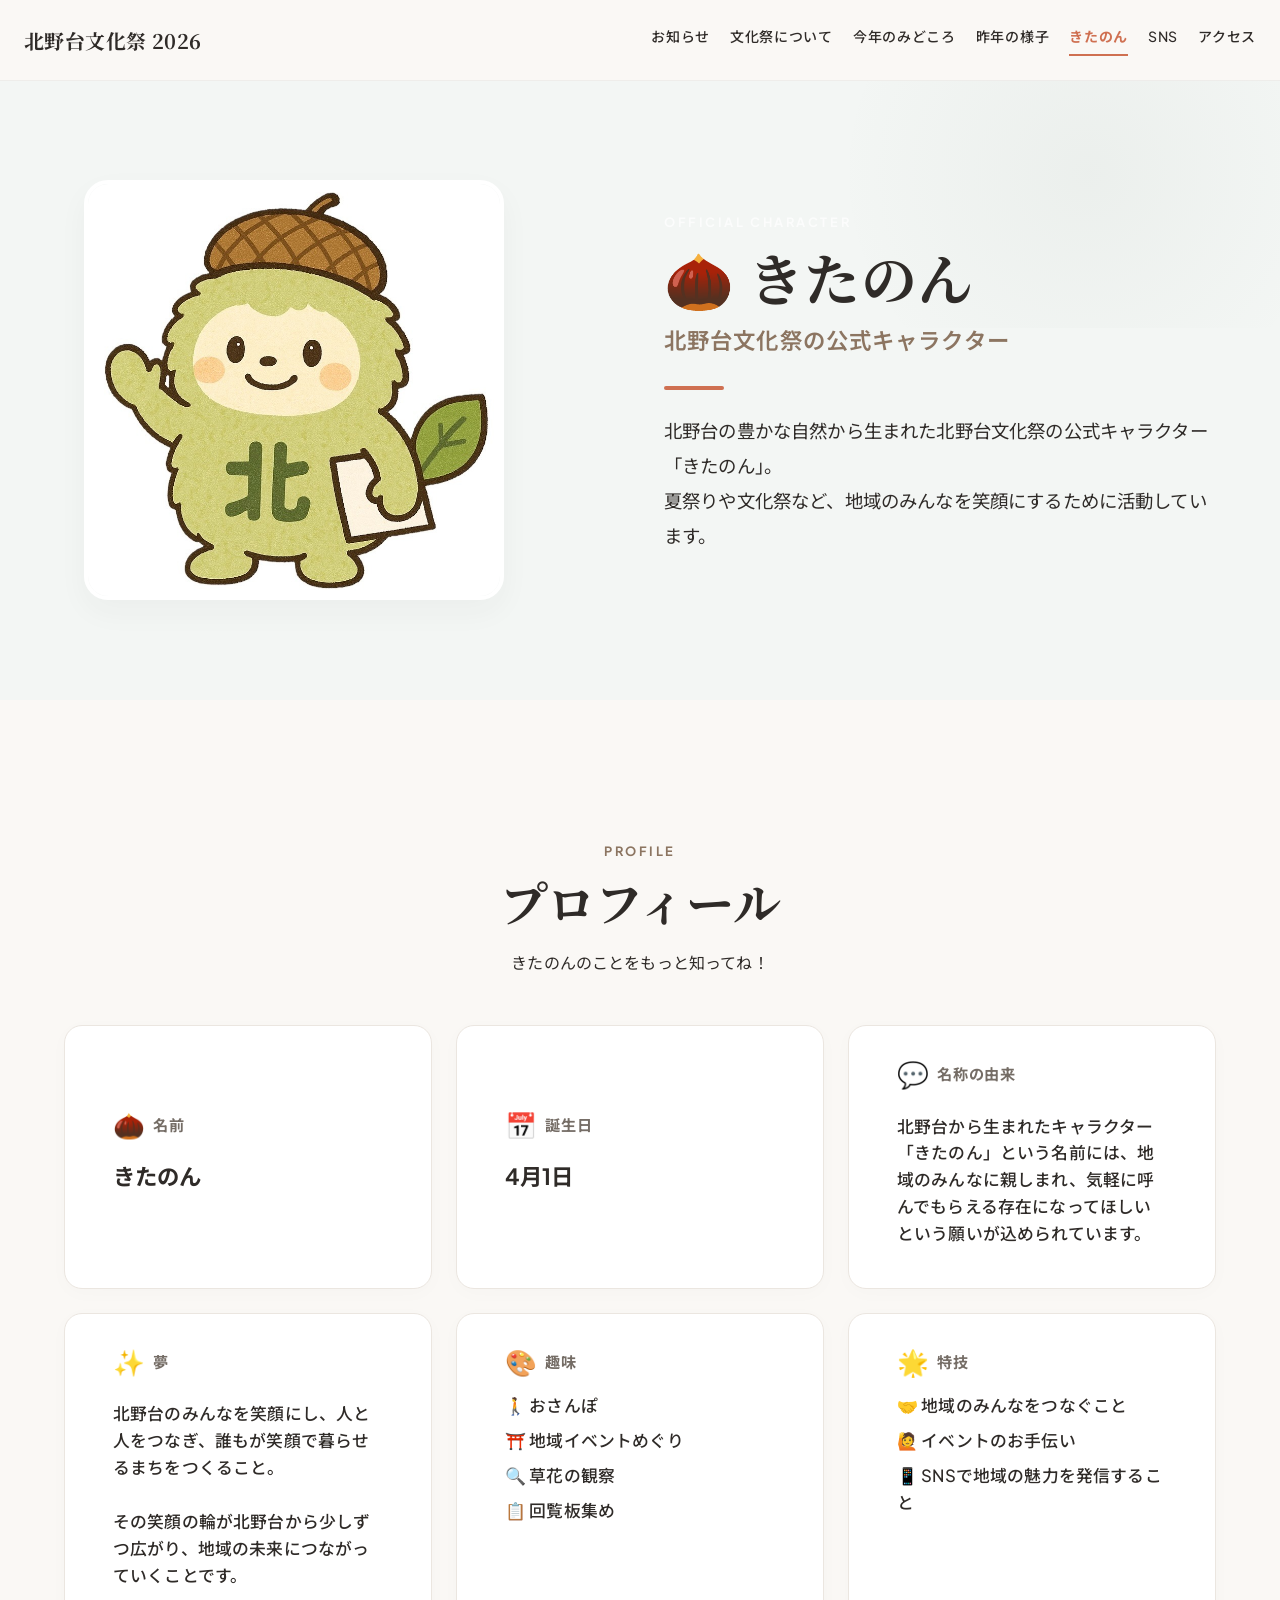
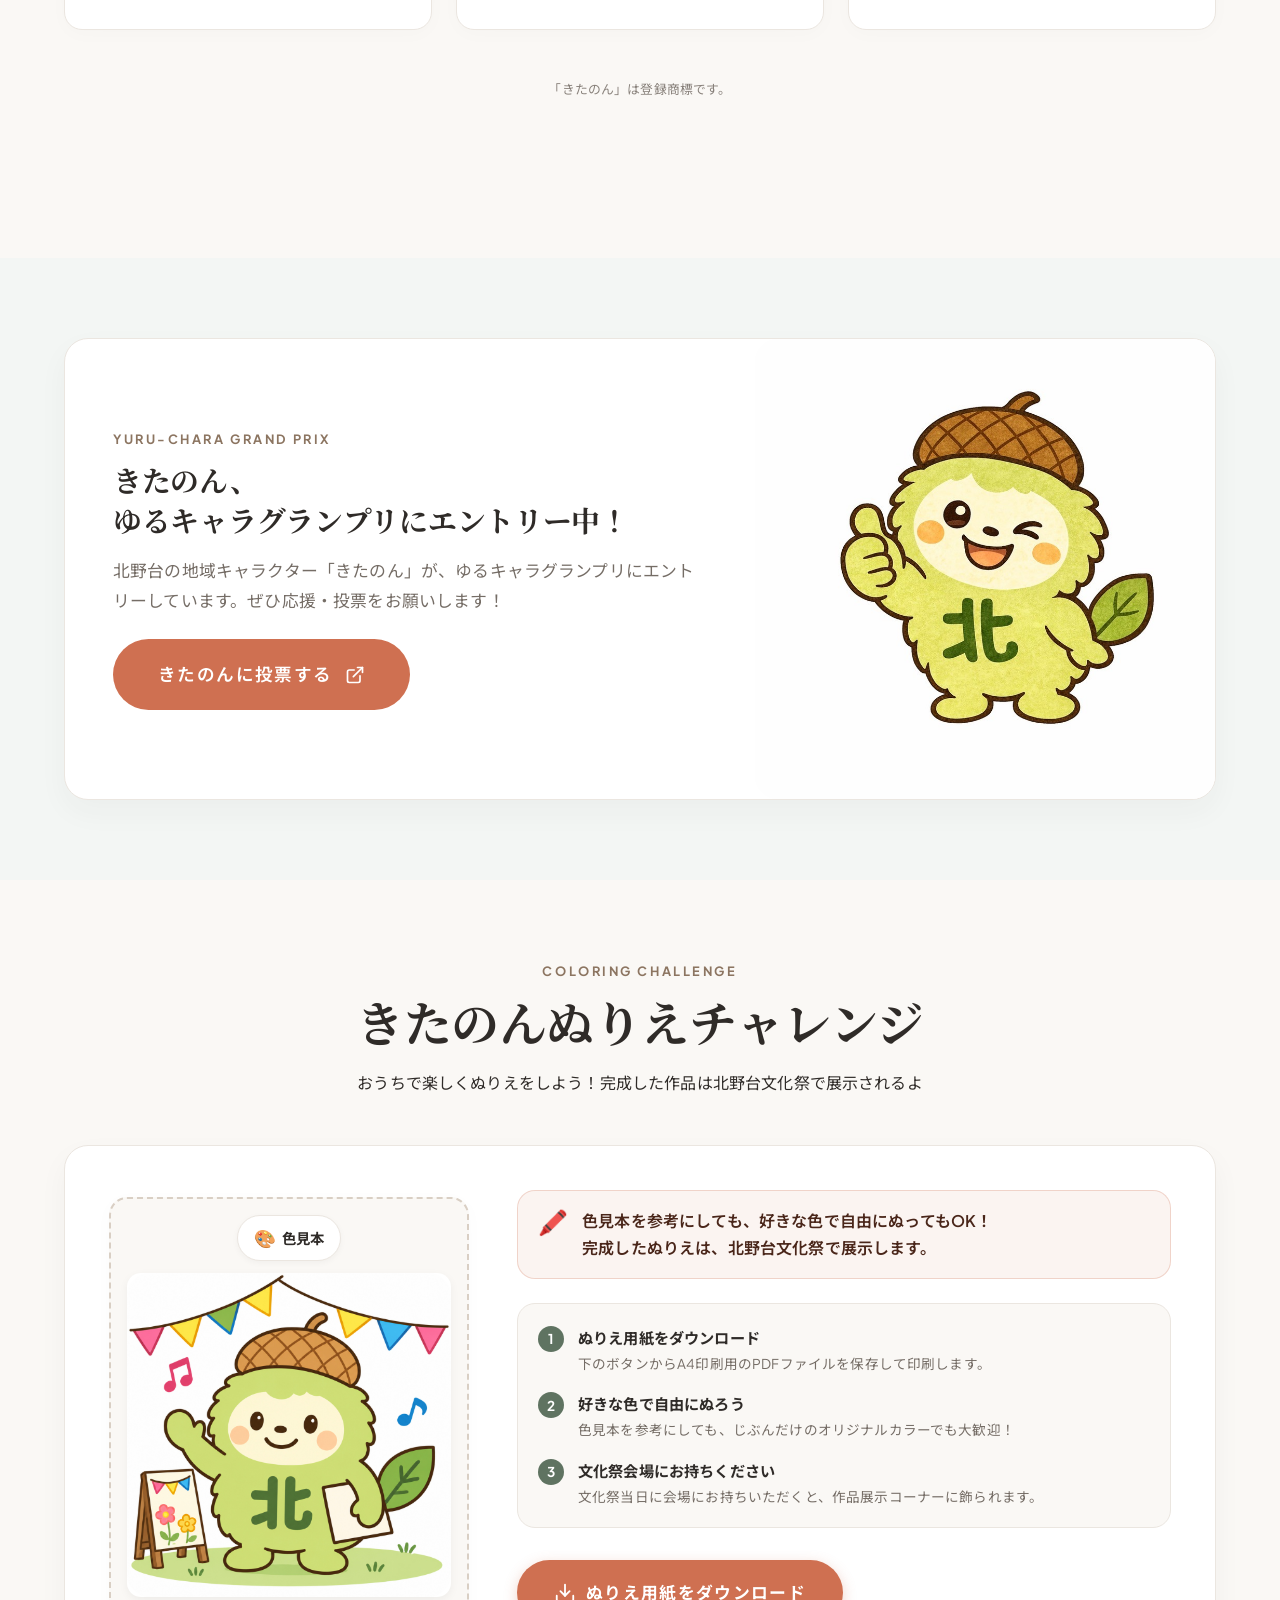
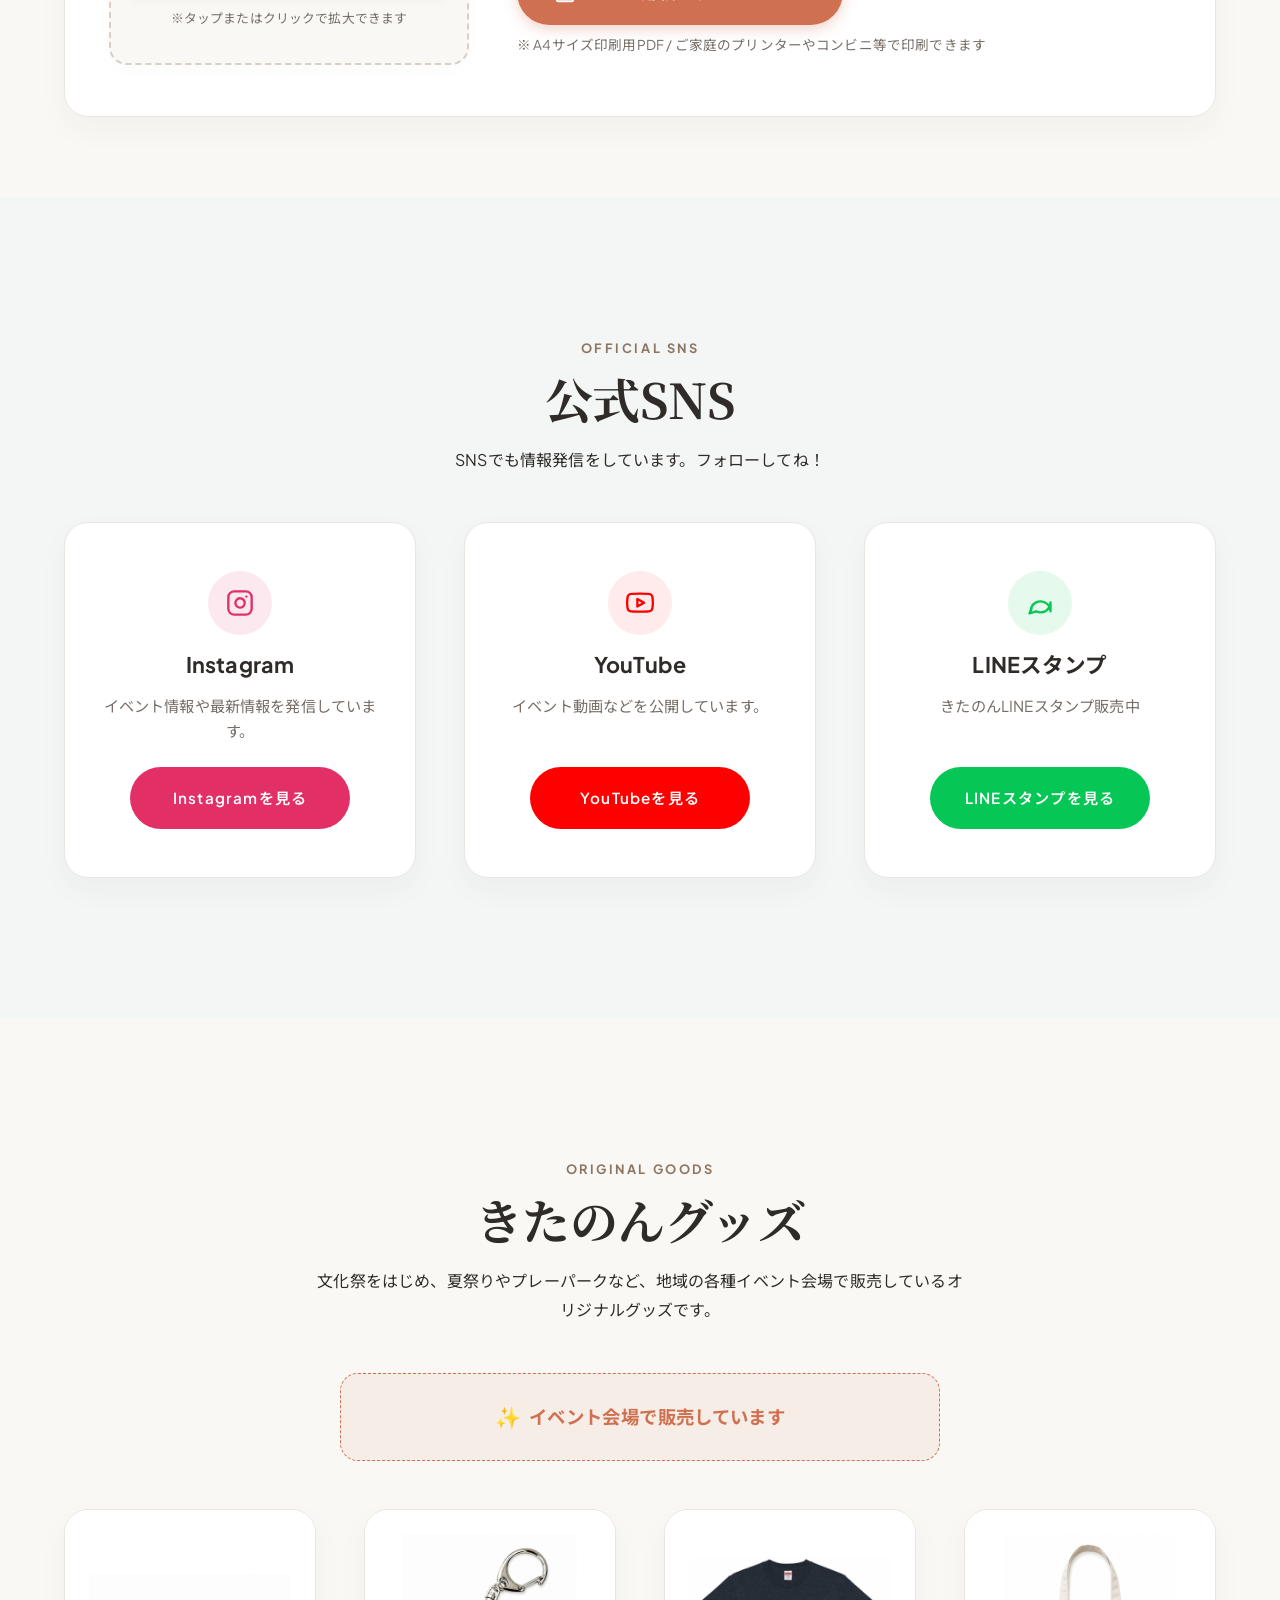
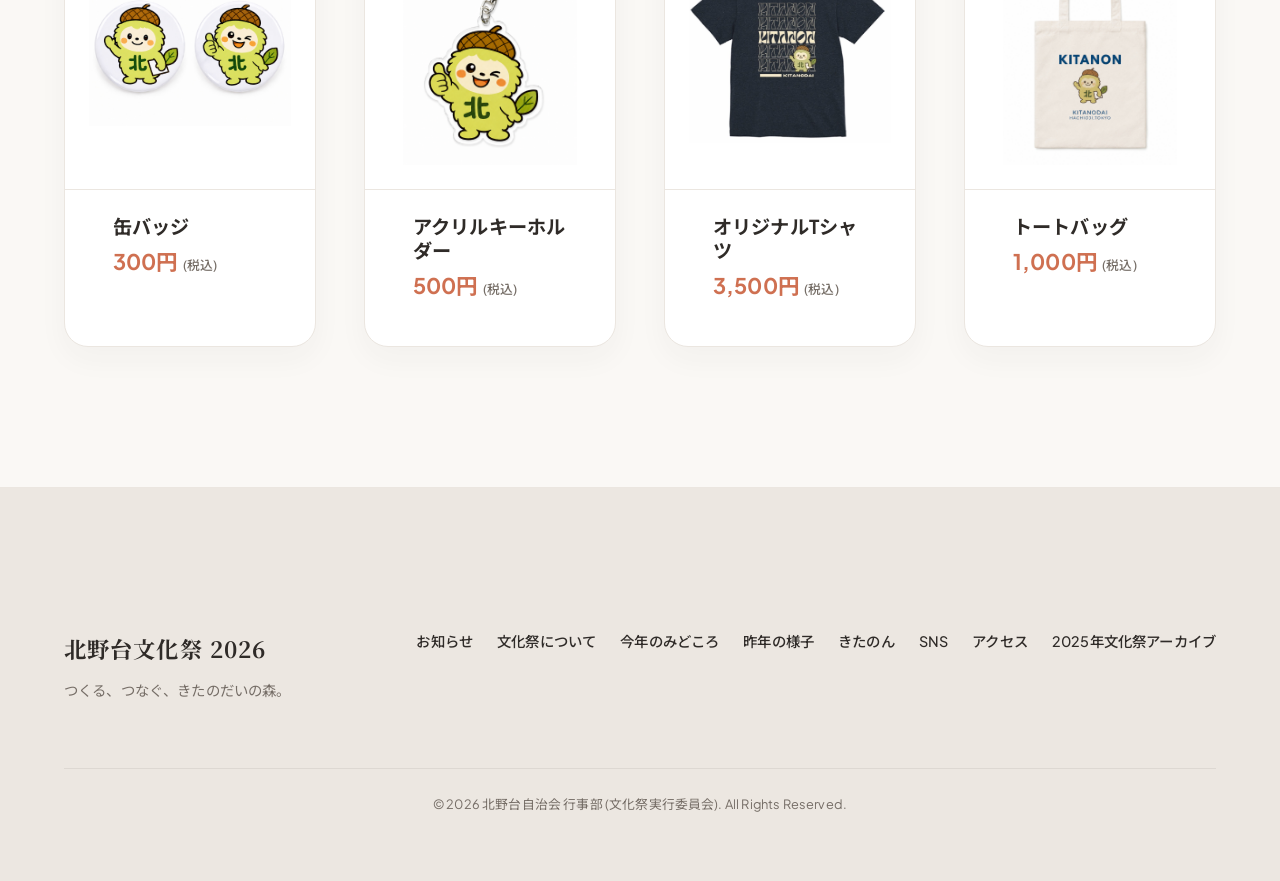
<file: kitanon/index.html>
<!DOCTYPE html>
<html lang="ja">
<head>
  <!-- Google tag (gtag.js) -->
  <script async src="https://www.googletagmanager.com/gtag/js?id=G-VJMRDQKWDQ"></script>
  <script>
    window.dataLayer = window.dataLayer || [];
    function gtag(){dataLayer.push(arguments);}
    gtag('js', new Date());

    gtag('config', 'G-VJMRDQKWDQ');
  </script>

  <meta charset="UTF-8">
  <meta name="viewport" content="width=device-width, initial-scale=1.0">
  <meta name="description" content="東京都八王子市北野台で開催される「北野台文化祭2026」の公式キャラクター「きたのん」の公式紹介ページです。プロフィール、公式SNS情報（Instagram, YouTube, LINEスタンプ）、オリジナルグッズ情報をご紹介します。">
  <meta name="keywords" content="きたのん,北野台文化祭,北野台自治会,地域キャラクター,八王子イベント">
  <title>きたのん公式ページ｜北野台文化祭2026</title>
  <link rel="canonical" href="https://frxd89x89g-dot.github.io/kitanodai-bunkasai-2026/kitanon/">

  <!-- OGP / Facebook -->
  <meta property="og:type" content="website">
  <meta property="og:url" content="https://frxd89x89g-dot.github.io/kitanodai-bunkasai-2026/kitanon/">
  <meta property="og:title" content="きたのん公式ページ｜北野台文化祭2026">
  <meta property="og:description" content="北野台の豊かな自然から生まれた地域キャラクター「きたのん」のご紹介。プロフィールやSNS、グッズ情報を掲載しています。">
  <meta property="og:image" content="https://frxd89x89g-dot.github.io/kitanodai-bunkasai-2026/assets/images/kitanon/kitanon_thumbsup.jpg">

  <!-- Twitter -->
  <meta property="twitter:card" content="summary_large_image">
  <meta property="twitter:url" content="https://frxd89x89g-dot.github.io/kitanodai-bunkasai-2026/kitanon/">
  <meta property="twitter:title" content="きたのん公式ページ｜北野台文化祭2026">
  <meta property="twitter:description" content="北野台の豊かな自然から生まれた地域キャラクター「きたのん」のご紹介。">
  <meta property="twitter:image" content="https://frxd89x89g-dot.github.io/kitanodai-bunkasai-2026/assets/images/kitanon/kitanon_thumbsup.jpg">

  <!-- Preconnect to external assets -->
  <link rel="preconnect" href="https://fonts.googleapis.com">
  <link rel="preconnect" href="https://fonts.gstatic.com" crossorigin>

  <!-- Preload critical Hero resources -->
  <link rel="preload" href="../assets/images/kitanon/kitanon_kairan.jpg" as="image">

  <link rel="icon" type="image/png" href="../assets/images/favicon.png">
  <link rel="apple-touch-icon" href="../assets/images/favicon.png">

  <link rel="stylesheet" href="../index.css?v=13">

  <!-- JSON-LD Structured Data (WebPage, Organization) -->
  <script type="application/ld+json">
  [
    {
      "@context": "https://schema.org",
      "@type": "WebPage",
      "name": "きたのん公式ページ｜北野台文化祭2026",
      "description": "北野台の豊かな自然から生まれた地域キャラクター「きたのん」のご紹介。プロフィールやSNS、グッズ情報を掲載しています。",
      "url": "https://frxd89x89g-dot.github.io/kitanodai-bunkasai-2026/kitanon/"
    }
  ]
  </script>
</head>
<body>

  <!-- ==========================================
       Header Navigation
       ========================================== -->
  <header class="header" id="header">
    <div class="header-container">
      <a href="../" class="logo">
        <span class="logo-text">北野台文化祭 2026</span>
      </a>
      <button class="nav-toggle" id="navToggle" aria-label="メニューを開閉する" aria-expanded="false">
        <span class="hamburger"></span>
      </button>
      <nav class="nav-menu" id="navMenu">
        <ul class="nav-list">
          <li><a href="../#news" class="nav-link">お知らせ</a></li>
          <li><a href="../#about" class="nav-link">文化祭について</a></li>
          <li><a href="../#program" class="nav-link">今年のみどころ</a></li>
          <li><a href="../#highlights" class="nav-link">昨年の様子</a></li>
          <li><a href="#" class="nav-link active">きたのん</a></li>
          <li><a href="../#instagram" class="nav-link">SNS</a></li>
          <li><a href="../#access" class="nav-link">アクセス</a></li>
        </ul>
      </nav>
    </div>
  </header>

  <main class="kitanon-page-main">
    <!-- ==========================================
         Hero Section
         ========================================== -->
    <section class="section kitanon-hero-section">
      <div class="kitanon-hero-bg-decor"></div>
      <div class="container kitanon-hero-container">
        <div class="kitanon-hero-grid">
          <div class="kitanon-hero-img-wrapper">
            <img src="../assets/images/kitanon/kitanon_kairan.jpg" alt="回覧板を持っている立ち姿のきたのん" class="kitanon-hero-img" width="812" height="812" fetchpriority="high">
          </div>
          <div class="kitanon-hero-content">
            <span class="section-tag-light">Official Character</span>
            <h1 class="kitanon-hero-title">🌰 きたのん</h1>
            <p class="kitanon-hero-subtitle">北野台文化祭の公式キャラクター</p>
            <div class="kitanon-hero-divider"></div>
            <p class="kitanon-hero-description">
              北野台の豊かな自然から生まれた北野台文化祭の公式キャラクター「きたのん」。<br>
              夏祭りや文化祭など、地域のみんなを笑顔にするために活動しています。
            </p>
          </div>
        </div>
      </div>
    </section>

    <!-- ==========================================
         Profile Section
         ========================================== -->
    <section class="section kitanon-profile-section fade-in-section" id="profile">
      <div class="container">
        <div class="section-header">
          <span class="section-tag">Profile</span>
          <h2>プロフィール</h2>
          <p>きたのんのことをもっと知ってね！</p>
        </div>

        <div class="profile-card-grid">
          <!-- Name -->
          <div class="profile-card profile-card-valign">
            <div class="profile-card-header">
              <span class="profile-card-icon">🌰</span>
              <h3>名前</h3>
            </div>
            <p class="profile-card-value font-serif">きたのん</p>
          </div>

          <!-- Birthday -->
          <div class="profile-card profile-card-valign">
            <div class="profile-card-header">
              <span class="profile-card-icon">📅</span>
              <h3>誕生日</h3>
            </div>
            <p class="profile-card-value">4月1日</p>
          </div>

          <!-- Origin of Name -->
          <div class="profile-card profile-card-wide">
            <div class="profile-card-header">
              <span class="profile-card-icon">💬</span>
              <h3>名称の由来</h3>
            </div>
            <p class="profile-card-text">
              北野台から生まれたキャラクター「きたのん」という名前には、地域のみんなに親しまれ、気軽に呼んでもらえる存在になってほしいという願いが込められています。
            </p>
          </div>

          <!-- Dream -->
          <div class="profile-card profile-card-wide">
            <div class="profile-card-header">
              <span class="profile-card-icon">✨</span>
              <h3>夢</h3>
            </div>
            <p class="profile-card-text">
              北野台のみんなを笑顔にし、人と人をつなぎ、誰もが笑顔で暮らせるまちをつくること。<br><br>その笑顔の輪が北野台から少しずつ広がり、地域の未来につながっていくことです。
            </p>
          </div>

          <!-- Hobbies -->
          <div class="profile-card">
            <div class="profile-card-header">
              <span class="profile-card-icon">🎨</span>
              <h3>趣味</h3>
            </div>
            <ul class="profile-hobbies-list">
              <li>🚶 おさんぽ</li>
              <li>⛩️ 地域イベントめぐり</li>
              <li>🔍 草花の観察</li>
              <li>📋 回覧板集め</li>
            </ul>
          </div>

          <!-- Special Skills -->
          <div class="profile-card">
            <div class="profile-card-header">
              <span class="profile-card-icon">🌟</span>
              <h3>特技</h3>
            </div>
            <ul class="profile-hobbies-list">
              <li>🤝 地域のみんなをつなぐこと</li>
              <li>🙋 イベントのお手伝い</li>
              <li>📱 SNSで地域の魅力を発信すること</li>
            </ul>
          </div>
        </div>

        <!-- Trademark Notice -->
        <div class="trademark-notice">
          <p>「きたのん」は登録商標です。</p>
        </div>
      </div>
    </section>

    <!-- ==========================================
         Yuru-chara Grand Prix Section
         ========================================== -->
    <section class="section kitanon-yurugp-section fade-in-section" id="yurugp">
      <div class="container">
        <div class="yurugp-card">
          <div class="yurugp-card-grid-layout">
            <div class="yurugp-card-content">
              <span class="section-tag">Yuru-chara Grand Prix</span>
              <h2>きたのん、ゆるキャラグランプリにエントリー中！</h2>
              <p class="yurugp-description">北野台の地域キャラクター「きたのん」が、ゆるキャラグランプリにエントリーしています。ぜひ応援・投票をお願いします！</p>
              <div class="yurugp-action-wrapper">
                <a href="https://yurugp.jp/characters/4654" target="_blank" rel="noopener noreferrer" class="btn btn-primary btn-yurugp-cta">
                  <span>きたのんに投票する</span>
                  <svg width="20" height="20" viewBox="0 0 24 24" fill="none" stroke="currentColor" stroke-width="2" stroke-linecap="round" stroke-linejoin="round" class="btn-icon-right"><path d="M18 13v6a2 2 0 0 1-2 2H5a2 2 0 0 1-2-2V8a2 2 0 0 1 2-2h6"></path><polyline points="15 3 21 3 21 9"></polyline><line x1="10" y1="14" x2="21" y2="3"></line></svg>
                </a>
              </div>
            </div>
            <div class="yurugp-card-image">
              <img src="../assets/images/kitanon/kitanon_thumbsup.jpg" alt="親指を立てるきたのん" width="600" height="600" loading="lazy">
            </div>
          </div>
        </div>
      </div>
    </section>

    <!-- ==========================================
         Coloring Challenge Section
         ========================================== -->
    <section class="section kitanon-nurie-section fade-in-section" id="nurie">
      <div class="container">
        <div class="section-header">
          <span class="section-tag">Coloring Challenge</span>
          <h2>きたのんぬりえチャレンジ</h2>
          <p>おうちで楽しくぬりえをしよう！完成した作品は北野台文化祭で展示されるよ</p>
        </div>

        <div class="nurie-card">
          <div class="nurie-card-grid">
            <!-- 色見本画像エリア -->
            <div class="nurie-sample-col">
              <div class="nurie-sample-frame">
                <div class="nurie-sample-badge">
                  <span class="badge-icon">🎨</span>
                  <span>色見本</span>
                </div>
                <a href="../assets/images/kitanon/nurie_sample.jpg" target="_blank" rel="noopener noreferrer" class="nurie-sample-img-wrapper" title="色見本画像を拡大表示">
                  <img src="../assets/images/kitanon/nurie_sample.jpg" alt="きたのんぬりえの色見本" class="nurie-sample-img" width="1024" height="1024" loading="lazy">
                </a>
                <p class="nurie-sample-caption">※タップまたはクリックで拡大できます</p>
              </div>
            </div>

            <!-- 案内文・ステップ・ダウンロードボタンエリア -->
            <div class="nurie-content-col">
              <div class="nurie-message-box">
                <span class="nurie-message-icon" aria-hidden="true">🖍️</span>
                <p class="nurie-message-text">
                  色見本を参考にしても、好きな色で自由にぬってもOK！<br>
                  完成したぬりえは、北野台文化祭で展示します。
                </p>
              </div>

              <div class="nurie-steps">
                <div class="nurie-step-item">
                  <span class="nurie-step-num">1</span>
                  <div class="nurie-step-body">
                    <strong>ぬりえ用紙をダウンロード</strong>
                    <span>下のボタンからA4印刷用のPDFファイルを保存して印刷します。</span>
                  </div>
                </div>
                <div class="nurie-step-item">
                  <span class="nurie-step-num">2</span>
                  <div class="nurie-step-body">
                    <strong>好きな色で自由にぬろう</strong>
                    <span>色見本を参考にしても、じぶんだけのオリジナルカラーでも大歓迎！</span>
                  </div>
                </div>
                <div class="nurie-step-item">
                  <span class="nurie-step-num">3</span>
                  <div class="nurie-step-body">
                    <strong>文化祭会場にお持ちください</strong>
                    <span>文化祭当日に会場にお持ちいただくと、作品展示コーナーに飾られます。</span>
                  </div>
                </div>
              </div>

              <div class="nurie-download-area">
                <a href="../assets/downloads/kitanon_nurie_2026.pdf" download="kitanon_nurie_2026.pdf" class="btn btn-primary btn-nurie-download" id="nurieDownloadBtn">
                  <svg width="22" height="22" viewBox="0 0 24 24" fill="none" stroke="currentColor" stroke-width="2" stroke-linecap="round" stroke-linejoin="round" class="btn-icon-left" aria-hidden="true">
                    <path d="M21 15v4a2 2 0 0 1-2 2H5a2 2 0 0 1-2-2v-4"></path>
                    <polyline points="7 10 12 15 17 10"></polyline>
                    <line x1="12" y1="15" x2="12" y2="3"></line>
                  </svg>
                  <span>ぬりえ用紙をダウンロード</span>
                </a>
                <p class="nurie-download-note">※ A4サイズ印刷用PDF / ご家庭のプリンターやコンビニ等で印刷できます</p>
              </div>
            </div>
          </div>
        </div>
      </div>
    </section>


    <!-- ==========================================
         Official SNS Section
         ========================================== -->
    <section class="section kitanon-sns-section fade-in-section" id="sns">
      <div class="container">
        <div class="section-header">
          <span class="section-tag">Official SNS</span>
          <h2>公式SNS</h2>
          <p>SNSでも情報発信をしています。フォローしてね！</p>
        </div>

        <div class="sns-card-grid">
          <!-- Instagram -->
          <div class="sns-card instagram-card">
            <div class="sns-card-top">
              <div class="sns-brand-icon-wrapper">
                <svg width="24" height="24" viewBox="0 0 24 24" fill="none" stroke="currentColor" stroke-width="2" stroke-linecap="round" stroke-linejoin="round" class="sns-brand-svg"><rect x="2" y="2" width="20" height="20" rx="5" ry="5"></rect><path d="M16 11.37A4 4 0 1 1 12.63 8 4 4 0 0 1 16 11.37z"></path><line x1="17.5" y1="6.5" x2="17.51" y2="6.5"></line></svg>
              </div>
              <h3>Instagram</h3>
            </div>
            <p class="sns-card-text">イベント情報や最新情報を発信しています。</p>
            <a href="https://www.instagram.com/kitanon_official?igsh=emJiM3R0M3NsOXU2&utm_source=qr" target="_blank" rel="noopener noreferrer" class="btn btn-primary sns-card-btn">Instagramを見る</a>
          </div>

          <!-- YouTube -->
          <div class="sns-card youtube-card">
            <div class="sns-card-top">
              <div class="sns-brand-icon-wrapper">
                <svg width="24" height="24" viewBox="0 0 24 24" fill="none" stroke="currentColor" stroke-width="2" stroke-linecap="round" stroke-linejoin="round" class="sns-brand-svg"><path d="M22.54 6.42a2.78 2.78 0 0 0-1.94-2C18.88 4 12 4 12 4s-6.88 0-8.6.46a2.78 2.78 0 0 0-1.94 2A29 29 0 0 0 1 11.75a29 29 0 0 0 .46 5.33A2.78 2.78 0 0 0 3.4 19c1.72.46 8.6.46 8.6.46s6.88 0 8.6-.46a2.78 2.78 0 0 0 1.94-2 29 29 0 0 0 .46-5.25 29 29 0 0 0-.46-5.33z"></path><polygon points="9.75 15.02 15.5 11.75 9.75 8.48 9.75 15.02"></polygon></svg>
              </div>
              <h3>YouTube</h3>
            </div>
            <p class="sns-card-text">イベント動画などを公開しています。</p>
            <a href="https://youtube.com/@kitanon_channel?si=VOa-i3s51Gn154EG" target="_blank" rel="noopener noreferrer" class="btn btn-primary sns-card-btn">YouTubeを見る</a>
          </div>

          <!-- LINE Sticker -->
          <div class="sns-card line-card">
            <div class="sns-card-top">
              <div class="sns-brand-icon-wrapper">
                <svg width="24" height="24" viewBox="0 0 24 24" fill="none" stroke="currentColor" stroke-width="2" stroke-linecap="round" stroke-linejoin="round" class="sns-brand-svg"><path d="M21 11.5a8.38 8.38 0 0 1-.9 3.8 8.5 8.5 0 0 1-7.6 4.7 8.38 8.38 0 0 1-3.8-.9L3 21l1.9-5.7a8.38 8.38 0 0 1-.9 3.8 8.5 8.5 0 0 1 4.7-7.6 8.38 8.38 0 0 1 3.8-.9h.5a8.48 8.48 0 0 1 8 8v.5z"></path></svg>
              </div>
              <h3>LINEスタンプ</h3>
            </div>
            <p class="sns-card-text">きたのんLINEスタンプ販売中</p>
            <a href="https://store.line.me/stickershop/product/32856111/ja" target="_blank" rel="noopener noreferrer" class="btn btn-primary sns-card-btn">LINEスタンプを見る</a>
          </div>
        </div>
      </div>
    </section>

    <!-- ==========================================
         Goods Section
         ========================================== -->
    <section class="section kitanon-goods-section fade-in-section" id="goods">
      <div class="container">
        <div class="section-header">
          <span class="section-tag">Original Goods</span>
          <h2>きたのんグッズ</h2>
          <p>文化祭をはじめ、夏祭りやプレーパークなど、地域の各種イベント会場で販売しているオリジナルグッズです。</p>
        </div>

        <div class="goods-venue-alert">
          <span class="alert-icon">✨</span>
          <span class="alert-text">イベント会場で販売しています</span>
        </div>

        <div class="goods-card-grid">
          <!-- Badge -->
          <div class="goods-card">
            <div class="goods-card-image-wrapper">
              <img src="../assets/images/kitanon/goods_badge.jpg" alt="きたのん缶バッジ" class="goods-card-img" width="1024" height="768" loading="lazy">
            </div>
            <div class="goods-card-body">
              <h3>缶バッジ</h3>
              <p class="goods-price">300円 <span class="tax-include">(税込)</span></p>
            </div>
          </div>

          <!-- Keyholder -->
          <div class="goods-card">
            <div class="goods-card-image-wrapper">
              <img src="../assets/images/kitanon/goods_keyholder.png" alt="きたのんアクリルキーホルダー" class="goods-card-img" width="768" height="1024" loading="lazy">
            </div>
            <div class="goods-card-body">
              <h3>アクリルキーホルダー</h3>
              <p class="goods-price">500円 <span class="tax-include">(税込)</span></p>
            </div>
          </div>

          <!-- T-shirt -->
          <div class="goods-card">
            <div class="goods-card-image-wrapper">
              <img src="../assets/images/kitanon/goods_tshirt.jpg" alt="きたのんオリジナルTシャツ" class="goods-card-img" width="1000" height="893" loading="lazy">
            </div>
            <div class="goods-card-body">
              <h3>オリジナルTシャツ</h3>
              <p class="goods-price">3,500円 <span class="tax-include">(税込)</span></p>
            </div>
          </div>

          <!-- Tote Bag -->
          <div class="goods-card">
            <div class="goods-card-image-wrapper">
              <img src="../assets/images/kitanon/goods_totebag.jpg" alt="きたのんトートバッグ" class="goods-card-img" width="768" height="1024" loading="lazy">
            </div>
            <div class="goods-card-body">
              <h3>トートバッグ</h3>
              <p class="goods-price">1,000円 <span class="tax-include">(税込)</span></p>
            </div>
          </div>
        </div>
      </div>
    </section>
  </main>

  <!-- ==========================================
       Footer Section
       ========================================== -->
  <footer class="footer">
    <div class="container footer-container">
      <div class="footer-brand">
        <span class="footer-logo">北野台文化祭 2026</span>
        <p>つくる、つなぐ、きたのだいの森。</p>
      </div>
      <div class="footer-links">
        <a href="../#news">お知らせ</a>
        <a href="../#about">文化祭について</a>
        <a href="../#program">今年のみどころ</a>
        <a href="../#highlights">昨年の様子</a>
        <a href="#">きたのん</a>
        <a href="../#instagram">SNS</a>
        <a href="../#access">アクセス</a>
        <a href="https://sites.google.com/view/kitanodai-fes2025" target="_blank" rel="noopener noreferrer">2025年文化祭アーカイブ</a>
      </div>
      <div class="footer-copyright">
        <p>&copy; 2026 北野台自治会 行事部 (文化祭実行委員会). All Rights Reserved.</p>
      </div>
    </div>
  </footer>

  <script src="../index.js"></script>
</body>
</html>
</file>
<file: index.css>
@import url('https://fonts.googleapis.com/css2?family=Noto+Sans+JP:wght@400;500;700&family=Noto+Serif+JP:wght@400;700&family=Plus+Jakarta+Sans:wght@400;500;600;700&display=swap');

/* ==========================================================================
   Design System Variables (Sophisticated Japandi Style)
   ========================================================================== */
:root {
  /* Color Palette (Warm Ivory, Soft Greens, Earthy Accents) */
  --bg-color: #FAF8F5;         /* Warm Ivory background (Japandi/Airbnb) */
  --main-color: #5F7361;       /* Deep Sage Green */
  --main-color-light: #F3F6F4; /* Ultra-soft Sage tint for sections */
  --sub-color: #8C7561;        /* Muted Acorn Brown */
  --accent-color: #CF7051;     /* Terracotta Red-Orange */
  --accent-color-hover: #BF5E3E;
  --text-color: #2F2B28;       /* Warm Charcoal */
  --text-muted: #756D66;       /* Muted gray-brown for captions */
  --card-bg: #FFFFFF;
  --border-color: #EBE6E0;     /* Extremely subtle warm border */

  /* Typography */
  --font-serif: 'Noto Serif JP', serif;
  --font-sans: 'Plus Jakarta Sans', 'Noto Sans JP', sans-serif;

  /* Spacing (Generous Airbnb/Apple spacing) */
  --spacing-xs: 8px;
  --spacing-sm: 16px;
  --spacing-md: 24px;
  --spacing-lg: 48px;
  --spacing-xl: 140px;        /* Generous 140px margins for desktop */

  /* Border Radius (Rounder MUJI/Studio style) */
  --radius-sm: 10px;
  --radius-md: 18px;
  --radius-lg: 24px;          /* 24px rounded corners */
  --radius-full: 9999px;

  /* Shadows (Super soft, high-blur premium shadows) */
  --shadow-sm: 0 4px 20px rgba(47, 43, 40, 0.02);
  --shadow-md: 0 12px 30px rgba(47, 43, 40, 0.04);
  --shadow-lg: 0 20px 50px rgba(47, 43, 40, 0.06);

  /* Transitions (Studio/Apple style cubic-bezier) */
  --transition-base: all 0.6s cubic-bezier(0.16, 1, 0.3, 1);
  --transition-bounce: all 0.8s cubic-bezier(0.175, 0.885, 0.32, 1.1);
}

/* ==========================================================================
   Reset & Base Styles
   ========================================================================== */
html {
  scroll-behavior: smooth;
  scroll-padding-top: 80px;
}
@media (max-width: 480px) {
  html {
    scroll-padding-top: 64px;
  }
}
.mobile-only {
  display: none !important;
}
*, *::before, *::after {
  box-sizing: border-box;
  margin: 0;
  padding: 0;
}

body {
  font-family: var(--font-sans);
  background-color: var(--bg-color);
  color: var(--text-color);
  line-height: 1.85; /* Extremely readable line-height */
  font-size: 16px;
  -webkit-font-smoothing: antialiased;
  -moz-osx-font-smoothing: grayscale;
  overflow-x: hidden;
  letter-spacing: 0.01em;
}

/* Scrollbar styling */
::-webkit-scrollbar {
  width: 8px;
  height: 8px;
}
::-webkit-scrollbar-track {
  background: var(--bg-color);
}
::-webkit-scrollbar-thumb {
  background: var(--border-color);
  border-radius: var(--radius-full);
}
::-webkit-scrollbar-thumb:hover {
  background: var(--sub-color);
}

/* Headings with high contrast */
h1, h2, h3, h4 {
  font-family: var(--font-serif);
  font-weight: 700;
  line-height: 1.25;
  color: var(--text-color);
}

h1, h2, h3, .nav-link, .btn, .hero-title, .hero-tagline, .section-header h2, .card-content h3 {
  word-break: keep-all;
  overflow-wrap: break-word;
  line-break: strict;
}

body, p, li, .info-value, .card-content p, .entry-card, .section-header p {
  word-break: normal;
  overflow-wrap: break-word;
  line-break: strict;
}

h2 {
  font-size: clamp(2rem, 5vw, 3rem); /* Bold and large headings */
  letter-spacing: -0.01em;
  margin-bottom: var(--spacing-sm);
}

p {
  margin-bottom: var(--spacing-sm);
}

a {
  color: inherit;
  text-decoration: none;
  transition: var(--transition-base);
}

img {
  max-width: 100%;
  height: auto;
  display: block;
  object-fit: cover;
  border-radius: var(--radius-lg); /* Rounded images globally where logical */
}

/* ==========================================================================
   Layout Components
   ========================================================================== */
.container {
  width: 100%;
  max-width: 1200px;
  margin-left: auto;
  margin-right: auto;
  padding-left: var(--spacing-md);
  padding-right: var(--spacing-md);
}

.section {
  padding-top: clamp(80px, 12vw, var(--spacing-xl));
  padding-bottom: clamp(80px, 12vw, var(--spacing-xl));
  position: relative;
}

/* Elegant Premium Buttons */
.btn {
  display: inline-flex;
  align-items: center;
  justify-content: center;
  padding: 16px 36px;
  font-family: var(--font-sans);
  font-weight: 600;
  font-size: 0.95rem;
  letter-spacing: 0.08em;
  border-radius: var(--radius-full);
  border: 1px solid transparent;
  cursor: pointer;
  transition: var(--transition-base);
  text-align: center;
}

.btn-primary {
  background-color: var(--accent-color);
  color: #FFFFFF;
}

.btn-primary:hover, .btn-primary:active {
  background-color: var(--accent-color-hover);
  transform: translateY(-4px); /* Float up on hover */
  box-shadow: 0 12px 28px rgba(207, 112, 81, 0.25);
}

.btn-outline {
  background-color: transparent;
  border: 1.5px solid var(--sub-color);
  color: var(--sub-color);
}

.btn-outline:hover, .btn-outline:active {
  background-color: var(--sub-color);
  color: #FFFFFF;
  transform: translateY(-4px);
  box-shadow: 0 12px 28px rgba(140, 117, 97, 0.2);
}

.btn-white {
  background-color: #FFFFFF;
  color: var(--text-color);
  border: 1px solid var(--border-color);
  box-shadow: var(--shadow-sm);
}

.btn-white:hover, .btn-white:active {
  transform: translateY(-4px);
  box-shadow: 0 12px 28px rgba(47, 43, 40, 0.08);
}

.btn-kitanon-cta {
  font-size: 1.05rem;
  padding: 18px 40px;
}

.btn-link {
  padding: 0;
  font-weight: 700;
  color: var(--accent-color);
  border-bottom: 2px solid transparent;
  border-radius: 0;
  letter-spacing: 0.05em;
}

.btn-link:hover {
  border-color: var(--accent-color);
}

/* Section Header Utility */
.section-header {
  text-align: center;
  margin-bottom: var(--spacing-lg);
  max-width: 650px;
  margin-left: auto;
  margin-right: auto;
}

.section-tag {
  font-family: var(--font-sans);
  font-size: 0.8rem;
  font-weight: 700;
  text-transform: uppercase;
  letter-spacing: 0.2em; /* Broad letter spacing */
  color: var(--sub-color);
  margin-bottom: var(--spacing-xs);
  display: block;
}

/* Smooth Scrolling Fade In Animation */
.fade-in-section {
  opacity: 0;
  transform: translateY(40px);
  visibility: hidden;
  transition: opacity 1.2s cubic-bezier(0.16, 1, 0.3, 1), transform 1.2s cubic-bezier(0.16, 1, 0.3, 1);
  will-change: opacity, transform;
}

.fade-in-section.is-visible {
  opacity: 1;
  transform: none;
  visibility: visible;
}

/* ==========================================================================
   Header Navigation Styles
   ========================================================================== */
.header {
  position: fixed;
  top: 0;
  left: 0;
  width: 100%;
  z-index: 1000;
  background-color: rgba(250, 248, 245, 0.8); /* Glass header */
  backdrop-filter: blur(20px);
  -webkit-backdrop-filter: blur(20px);
  border-bottom: 1px solid rgba(47, 43, 40, 0.05);
  transition: var(--transition-base);
}

.header-container {
  display: flex;
  align-items: center;
  justify-content: space-between;
  min-height: 80px;
  height: auto;
  max-width: 1400px;
  margin: 0 auto;
  padding: 10px var(--spacing-md);
  flex-wrap: wrap;
  gap: 10px;
}

.logo {
  font-family: var(--font-serif);
  white-space: nowrap;
}

.logo-text {
  font-family: 'Noto Serif JP', var(--font-serif), serif !important;
  font-weight: 700;
  font-style: normal;
  font-size: 1.35rem;
  color: var(--text-color);
  letter-spacing: 0.02em;
  white-space: nowrap;
}

.logo,
.logo-text,
.nav-link,
.nav-cta {
  white-space: nowrap !important;
  word-break: keep-all;
  overflow-wrap: normal;
}

.nav-toggle {
  display: flex;
  align-items: center;
  justify-content: center;
  width: 44px;
  height: 44px;
  background: transparent;
  border: none;
  cursor: pointer;
  z-index: 1001;
}

.hamburger {
  position: relative;
  width: 24px;
  height: 1.5px;
  background-color: var(--text-color);
  transition: var(--transition-base);
}

.hamburger::before, .hamburger::after {
  content: '';
  position: absolute;
  width: 24px;
  height: 1.5px;
  background-color: var(--text-color);
  left: 0;
  transition: var(--transition-base);
}

.hamburger::before { top: -6px; }
.hamburger::after { bottom: -6px; }

/* Hamburger Transform to X */
.nav-toggle[aria-expanded="true"] .hamburger {
  background-color: transparent;
}
.nav-toggle[aria-expanded="true"] .hamburger::before {
  transform: rotate(45deg);
  top: 0;
}
.nav-toggle[aria-expanded="true"] .hamburger::after {
  transform: rotate(-45deg);
  bottom: 0;
}

.nav-menu {
  position: fixed;
  top: 0;
  right: 0;
  width: 100%;
  height: 100vh;
  background-color: var(--bg-color);
  padding: 100px var(--spacing-md) var(--spacing-md);
  display: flex;
  flex-direction: column;
  z-index: 999;
  transform: translateX(100%);
  transition: var(--transition-base);
  box-shadow: var(--shadow-lg);
  visibility: hidden; /* Prevent horizontal overflow when hidden */
}

.nav-menu.is-active {
  transform: translateX(0);
  visibility: visible;
}

.nav-list {
  list-style: none;
  display: flex;
  flex-direction: column;
  gap: var(--spacing-md);
}

.nav-link {
  font-family: var(--font-serif);
  font-size: 1.5rem;
  font-weight: 700;
  color: var(--text-color);
  display: block;
  padding: 8px 0;
  border-bottom: 1px solid transparent;
  white-space: nowrap;
}

.nav-link:hover {
  color: var(--accent-color);
}

.nav-link.nav-cta {
  background-color: var(--accent-color);
  color: #FFFFFF !important;
  font-family: var(--font-sans) !important;
  font-size: 1.1rem !important;
  font-weight: 600 !important;
  text-align: center;
  padding: 12px 24px !important;
  border-radius: var(--radius-full);
  margin-top: var(--spacing-sm);
  display: block !important;
  box-shadow: 0 4px 12px rgba(207, 112, 81, 0.15);
  border-bottom: none !important;
  width: 100%;
}

.nav-link.nav-cta:hover {
  background-color: var(--accent-color-hover);
  transform: translateY(-2px);
}

@media (min-width: 1150px) {
  .nav-toggle {
    display: none;
  }
  .nav-menu {
    position: static;
    width: auto;
    height: auto;
    background-color: transparent;
    padding: 0;
    flex-direction: row;
    box-shadow: none;
    align-items: center;
    visibility: visible;
    transform: none; /* Reset transform on PC screens */
  }
  .nav-list {
    flex-direction: row;
    gap: 16px; /* Slightly tighter gap to fit better */
    align-items: center;
    flex-wrap: wrap; /* Safe wrapping for zoomed layouts */
  }
  .nav-link {
    font-family: var(--font-sans);
    font-weight: 500;
    color: var(--text-color);
    padding: 0;
    letter-spacing: 0.05em;
    white-space: nowrap; /* Prevent line wrapping on PC */
    font-size: 0.85rem; /* Default compact font size for narrower PC screens */
  }
  .nav-link::after {
    content: '';
    display: block;
    width: 0;
    height: 1px;
    background: var(--accent-color);
    transition: width 0.3s;
    margin-top: 4px;
  }
  .nav-link:hover::after {
    width: 100%;
  }

  .logo-text {
    font-size: 1.15rem !important; /* Slightly smaller logo text */
  }

  .nav-link.nav-cta {
    background-color: var(--accent-color);
    color: #FFFFFF !important;
    font-family: var(--font-sans) !important;
    font-size: 0.9rem !important;
    font-weight: 700 !important; /* Bold 700 for CTA */
    padding: 10px 18px !important; /* Padding 10px 18px */
    border-radius: 9999px !important; /* Fully rounded border radius */
    margin-top: 0;
    display: inline-flex !important;
    align-items: center;
    justify-content: center;
    box-shadow: 0 4px 12px rgba(207, 112, 81, 0.15);
    transition: var(--transition-base);
  }

  .nav-link.nav-cta:hover {
    background-color: var(--accent-color-hover);
    transform: translateY(-2px);
    box-shadow: 0 6px 16px rgba(207, 112, 81, 0.25);
  }

  .nav-link.nav-cta::after {
    display: none !important;
  }
}

/* Sub-breakpoint: 1200px - 1439px screen width nav optimization */
@media (min-width: 1200px) and (max-width: 1439px) {
  .nav-list {
    gap: 20px;
  }
  .nav-link {
    font-size: 0.875rem;
  }
  .logo-text {
    font-size: 1.25rem !important;
  }
}

/* Sub-breakpoint: 1440px and up screen width nav optimization */
@media (min-width: 1440px) {
  .nav-list {
    gap: 24px;
  }
  .nav-link {
    font-size: 0.9rem;
  }
  .logo-text {
    font-size: 1.35rem !important;
  }
}

/* ==========================================================================
   1. Hero Section Styles (Fully responsive, Japandi Glassmorphism)
   ========================================================================== */
.hero-section {
  position: relative;
  height: 92vh; /* Fills screen comfortably */
  min-height: 480px; /* Reduced for smaller smartphones like iPhone SE */
  display: flex;
  align-items: center;
  overflow: hidden;
  padding-top: 80px;
  background-color: var(--main-color-light);
}

.hero-bg {
  position: absolute;
  top: 0;
  left: 0;
  width: 100%;
  height: 100%;
  z-index: 1;
}

.hero-overlay {
  position: absolute;
  top: 0;
  left: 0;
  width: 100%;
  height: 100%;
  /* Gentle gradient, keeps images bright yet characters readable */
  background: linear-gradient(135deg, rgba(250, 248, 245, 0.35) 0%, rgba(240, 244, 241, 0.5) 100%);
  z-index: 2;
}

.hero-collage {
  display: flex;
  width: 100%;
  height: 100%;
}

.collage-img {
  width: 50%;
  height: 100%;
  background-size: cover;
  background-position: center;
  filter: contrast(96%) opacity(90%);
  transition: transform 12s cubic-bezier(0.16, 1, 0.3, 1);
  border-radius: 0; /* Collage fills bounds */
}

.hero-section:hover .collage-img {
  transform: scale(1.04);
}

.hero-container {
  position: relative;
  z-index: 3;
  width: 100%;
  height: 100%;
  display: flex;
  align-items: center;
}

.hero-content {
  width: 100%;
  display: flex;
  justify-content: flex-start;
  align-items: center;
}

/* Semi-transparent Glassmorphism Card */
.hero-card {
  background: rgba(250, 248, 245, 0.86);
  padding: var(--spacing-md);
  border-radius: var(--radius-lg);
  backdrop-filter: blur(20px);
  -webkit-backdrop-filter: blur(20px);
  border: 1px solid rgba(255, 255, 255, 0.8);
  box-shadow: 0 20px 50px rgba(47, 43, 40, 0.05);
  max-width: 540px;
  width: 100%;
  opacity: 0;
  transform: translateY(40px);
  animation: heroCardReveal 1.2s cubic-bezier(0.16, 1, 0.3, 1) forwards;
  animation-delay: 0.2s;
}

@keyframes heroCardReveal {
  to {
    opacity: 1;
    transform: translateY(0);
  }
}

.hero-tagline {
  display: block;
  font-family: var(--font-sans);
  font-size: clamp(0.85rem, 1.2vw, 1rem);
  font-weight: 600;
  letter-spacing: 0.15em;
  color: var(--accent-color);
  margin-bottom: var(--spacing-xs);
}

.hero-title {
  font-family: var(--font-serif);
  font-size: clamp(2rem, 3.8vw, 3.2rem);
  font-weight: 700;
  color: var(--text-color);
  line-height: 1.2;
  margin-bottom: var(--spacing-xs);
  letter-spacing: 0.02em;
}

.hero-edition {
  display: block;
  font-family: var(--font-sans);
  font-size: clamp(0.95rem, 1.4vw, 1.15rem);
  font-weight: 700;
  color: var(--accent-color);
  letter-spacing: 0.12em;
  margin-bottom: 2px;
}

.hero-meta-divider {
  width: 60px;
  height: 2px;
  background-color: var(--accent-color);
  margin: var(--spacing-md) 0;
}

.hero-schedule {
  font-family: var(--font-sans);
  font-size: clamp(1rem, 1.3vw, 1.15rem);
  font-weight: 600;
  color: var(--text-color);
  margin-bottom: 0.25rem;
}

.hero-time {
  font-family: var(--font-sans);
  font-size: clamp(0.92rem, 1.1vw, 1rem);
  font-weight: 600;
  color: var(--text-color);
  margin-bottom: 0.25rem;
  display: flex;
  align-items: center;
  flex-wrap: wrap;
  gap: 6px;
}

.hero-time-sub {
  font-size: 0.82rem;
  color: var(--text-muted);
  font-weight: 500;
}

.hero-venue {
  font-family: var(--font-sans);
  font-size: clamp(0.9rem, 1.1vw, 1rem);
  color: var(--text-muted);
  margin-bottom: var(--spacing-lg);
}

.hero-actions {
  display: flex;
  flex-direction: column;
  gap: var(--spacing-sm);
  width: 100%;
}

.hero-actions .btn {
  width: 100%;
  box-sizing: border-box;
}

@media (min-width: 600px) {
  .hero-actions {
    flex-direction: row;
    align-items: center;
  }
  .hero-actions .btn {
    width: auto;
  }
}

/* Pop-up Kitanon */
.hero-kitanon-pop {
  position: absolute;
  bottom: 20px;
  right: 25px;
  width: 85px;
  z-index: 4;
  transform: translateY(10px);
  opacity: 0;
  transition: transform 1.2s cubic-bezier(0.16, 1, 0.3, 1), opacity 1.2s ease;
}

.hero-kitanon-pop.is-active {
  transform: translateY(0);
  opacity: 1;
}

.hero-kitanon-pop img {
  width: 100%;
  height: auto;
  display: block;
  border-radius: 0;
  box-shadow: none;
  background: transparent;
}

@media (min-width: 768px) {
  .hero-kitanon-pop {
    width: 120px;
    right: 50px;
    bottom: 30px;
  }
}

@media (min-width: 1024px) {
  .hero-section {
    height: 88vh;
  }
  .hero-card {
    max-width: 580px;
    padding: var(--spacing-lg);
  }
}

/* ==========================================================================
   1.5. News Section Styles
   ========================================================================== */
.news-section {
  background-color: var(--bg-color);
  padding-top: var(--spacing-md);
  padding-bottom: var(--spacing-md);
  border-bottom: 1px solid var(--border-color);
}

.news-list {
  max-width: 800px;
  margin: 0 auto;
  display: flex;
  flex-direction: column;
  gap: var(--spacing-sm);
}

.news-item {
  display: flex;
  flex-direction: column;
  padding: var(--spacing-md) 0;
  border-bottom: 1px dashed var(--border-color);
  transition: var(--transition-base);
}

.news-item:last-child {
  border-bottom: none;
}

.news-item:hover {
  transform: translateX(4px);
}

.news-date {
  font-family: var(--font-sans);
  font-weight: 700;
  font-size: 0.85rem;
  color: var(--accent-color);
  margin-bottom: 4px;
  letter-spacing: 0.1em;
}

.news-text {
  font-size: 1rem;
  font-weight: 500;
  color: var(--text-color);
  margin-bottom: 0;
}

.news-content {
  display: flex;
  flex-direction: column;
  gap: var(--spacing-xs);
  flex: 1;
}

.news-item-title {
  font-size: 1.1rem;
  font-family: var(--font-sans);
  font-weight: 700;
  color: var(--text-color);
}

.news-item-body {
  font-size: 0.95rem;
  color: var(--text-muted);
  margin-bottom: 4px;
  line-height: 1.6;
}

.news-link-btn {
  font-size: 0.9rem;
  font-weight: 600;
  color: var(--accent-color);
  display: inline-flex;
  align-items: center;
  border-bottom: 1px solid transparent;
  width: fit-content;
}

.news-link-btn:hover {
  border-color: var(--accent-color);
  color: var(--accent-color-hover);
}

@media (min-width: 768px) {
  .news-item {
    flex-direction: row;
    gap: var(--spacing-md);
    padding: var(--spacing-md) var(--spacing-lg);
  }
  .news-date {
    flex: 0 0 120px;
    margin-bottom: 0;
  }
}

/* ==========================================================================
   2. About Section Styles
   ========================================================================== */
.about-grid {
  display: grid;
  grid-template-columns: 1fr;
  gap: var(--spacing-lg);
  align-items: center;
}

.about-content h2 {
  margin-bottom: var(--spacing-md);
}

.about-content p {
  font-size: 1.05rem;
  color: var(--text-muted);
  margin-bottom: var(--spacing-md);
}

/* Elegant theme display cards */
.theme-info-box {
  background-color: var(--main-color-light);
  border: 1px solid rgba(47, 43, 40, 0.05);
  border-radius: var(--radius-lg); /* 24px corners */
  padding: var(--spacing-md) var(--spacing-lg);
  margin-bottom: var(--spacing-lg);
  display: flex;
  flex-direction: column;
  gap: var(--spacing-sm);
  box-shadow: var(--shadow-sm);
}

.theme-info-item {
  display: flex;
  flex-direction: column;
  gap: 4px;
}

.theme-label {
  font-family: var(--font-sans);
  font-size: 0.8rem;
  font-weight: 700;
  color: var(--sub-color);
  text-transform: uppercase;
  letter-spacing: 0.1em;
}

.theme-value {
  font-family: var(--font-serif);
  font-size: 1.2rem;
  font-weight: 700;
  color: var(--text-color);
}

.theme-text-block {
  display: inline;
}

.theme-subtext {
  font-family: var(--font-sans);
  font-size: 0.8rem;
  font-weight: 600;
  color: var(--accent-color);
  margin-left: 6px;
  display: inline-block;
}

@media (min-width: 768px) {
  .theme-info-box {
    flex-direction: row;
    justify-content: space-between;
    padding: var(--spacing-lg);
    gap: var(--spacing-md);
  }
  .theme-info-item {
    flex: 1;
  }
  .theme-info-item:first-child {
    border-right: 1px solid var(--border-color);
    padding-right: var(--spacing-md);
    margin-right: var(--spacing-md);
  }
}

.about-image-wrapper {
  display: flex;
  justify-content: center;
}

/* Organic Asymmetry Frame */
.organic-frame {
  width: 100%;
  max-width: 450px;
  height: 350px;
  border-radius: 42% 58% 70% 30% / 45% 45% 55% 55%;
  overflow: hidden;
  box-shadow: var(--shadow-lg);
  animation: organicMorph 8s ease-in-out infinite;
}

.about-img {
  width: 100%;
  height: 100%;
  object-fit: cover;
  transition: var(--transition-base);
}

.organic-frame:hover .about-img {
  transform: scale(1.05);
}

@keyframes organicMorph {
  0% { border-radius: 42% 58% 70% 30% / 45% 45% 55% 55%; }
  50% { border-radius: 70% 30% 52% 48% / 60% 40% 60% 40%; }
  100% { border-radius: 42% 58% 70% 30% / 45% 45% 55% 55%; }
}

@media (min-width: 768px) {
  .about-grid {
    grid-template-columns: 1.2fr 1fr;
    gap: var(--spacing-xl);
  }
  .organic-frame {
    height: 450px;
  }
}

/* ==========================================================================
   3. Highlights Section Styles
   ========================================================================== */
.highlights-section {
  background-color: var(--card-bg);
}

.section-notice-banner {
  background-color: var(--main-color-light);
  border: 1px solid var(--border-color);
  color: var(--text-color);
  padding: var(--spacing-md);
  border-radius: var(--radius-lg);
  font-size: 0.95rem;
  line-height: 1.6;
  max-width: 800px;
  margin: 0 auto var(--spacing-lg);
  text-align: center;
  font-weight: 500;
  box-shadow: var(--shadow-sm);
}

.highlights-carousel-wrapper {
  position: relative;
  margin-bottom: var(--spacing-lg);
  padding: var(--spacing-sm) 0;
}

@media (max-width: 1023px) {
  .highlights-carousel-wrapper {
    overflow: hidden;
    margin-left: calc(-1 * var(--spacing-md));
    margin-right: calc(-1 * var(--spacing-md));
  }
}

/* Horizontal Swiper styling */
.highlights-carousel {
  display: flex;
  gap: var(--spacing-md);
  overflow-x: auto;
  scroll-snap-type: x mandatory;
  scrollbar-width: none;
  padding: 0 var(--spacing-md) var(--spacing-md);
  margin: 0;
}

.highlights-carousel::-webkit-scrollbar {
  display: none;
}

.highlight-card {
  flex: 0 0 85%;
  scroll-snap-align: center;
  background-color: var(--bg-color);
  border-radius: var(--radius-lg); /* 24px corners */
  box-shadow: var(--shadow-sm);
  overflow: hidden;
  transition: var(--transition-base);
  border: 1px solid var(--border-color);
}

.highlight-card:hover {
  transform: translateY(-6px); /* Float up gently */
  box-shadow: var(--shadow-md);
}

.card-image {
  height: 220px;
  width: 100%;
  position: relative;
  overflow: hidden;
}

.card-image img {
  width: 100%;
  height: 100%;
  object-fit: cover;
  transition: var(--transition-base);
  border-radius: 0; /* Fits card borders */
}

.highlight-card:hover .card-image img {
  transform: scale(1.05);
}

.card-content {
  padding: var(--spacing-md) var(--spacing-lg);
  position: relative;
}

.card-num {
  font-family: var(--font-sans);
  font-size: 3.5rem;
  font-weight: 700;
  color: var(--main-color);
  opacity: 0.12;
  position: absolute;
  top: -10px;
  right: var(--spacing-md);
  line-height: 1;
}

.card-content h3 {
  font-size: 1.3rem;
  margin-bottom: var(--spacing-xs);
  color: var(--text-color);
}

.card-content p {
  font-size: 0.95rem;
  color: var(--text-muted);
  line-height: 1.7;
}

.carousel-dots {
  display: flex;
  justify-content: center;
  gap: var(--spacing-xs);
  margin-top: var(--spacing-sm);
}

.dot {
  width: 8px;
  height: 8px;
  border-radius: 50%;
  background-color: var(--border-color);
  transition: var(--transition-base);
}

.dot.is-active {
  background-color: var(--main-color);
  width: 24px;
  border-radius: var(--radius-full);
}

.highlights-footer {
  text-align: center;
  margin-top: var(--spacing-md);
}

@media (min-width: 768px) {
  .highlight-card {
    flex: 0 0 45%;
  }
}

@media (min-width: 1024px) {
  .highlight-card {
    flex: 0 0 31.333%;
  }
  .highlights-carousel {
    justify-content: center;
    scroll-snap-type: none;
    padding: 0;
    margin: 0;
  }
  .carousel-dots {
    display: none;
  }
}

/* ==========================================================================
   4. Gallery Section Styles
   ========================================================================== */
.gallery-masonry {
  display: grid;
  grid-template-columns: 1fr;
  gap: var(--spacing-md);
}

.gallery-item {
  position: relative;
  border-radius: var(--radius-lg); /* 24px corners */
  overflow: hidden;
  box-shadow: var(--shadow-sm);
  cursor: pointer;
  height: 250px;
  border: 1px solid var(--border-color);
}

.gallery-item img {
  width: 100%;
  height: 100%;
  object-fit: cover;
  transition: var(--transition-base);
  filter: brightness(1.01) contrast(0.98) saturate(1.02);
  border-radius: 0;
}

.gallery-item-hover {
  position: absolute;
  top: 0;
  left: 0;
  width: 100%;
  height: 100%;
  background-color: rgba(47, 43, 40, 0.45);
  display: flex;
  flex-direction: column;
  align-items: center;
  justify-content: center;
  gap: var(--spacing-xs);
  opacity: 0;
  transition: var(--transition-base);
  backdrop-filter: blur(6px);
  -webkit-backdrop-filter: blur(6px);
  padding: var(--spacing-md);
  text-align: center;
}

.gallery-tag {
  color: #FFFFFF;
  background-color: var(--main-color);
  font-family: var(--font-sans);
  font-weight: 600;
  font-size: 0.75rem;
  letter-spacing: 0.15em;
  padding: 6px 14px;
  border-radius: var(--radius-full);
  margin-bottom: var(--spacing-xs);
}

.gallery-action {
  color: #FFFFFF;
  font-family: var(--font-sans);
  font-weight: 600;
  font-size: 0.9rem;
  letter-spacing: 0.05em;
  padding: 8px 20px;
  border: 1px solid #FFFFFF;
  border-radius: var(--radius-full);
  transition: var(--transition-base);
}

.gallery-action:hover {
  background-color: #FFFFFF;
  color: var(--text-color);
}

.gallery-item:hover img {
  transform: scale(1.06);
}

.gallery-item:hover .gallery-item-hover {
  opacity: 1;
}

.gallery-footer {
  text-align: center;
  margin-top: var(--spacing-lg);
}

@media (min-width: 768px) {
  .gallery-masonry {
    grid-template-columns: repeat(3, 1fr);
  }
  .gallery-item-tall {
    grid-row: span 2;
    height: calc(500px + var(--spacing-md));
  }
}

/* ==========================================================================
   4. Program Section Styles (2026年 今年のみどころ)
   ========================================================================== */
.program-section {
  background-color: #F8F4F0; /* Warm sand beige */
  border-top: 1px solid var(--border-color);
  border-bottom: 1px solid var(--border-color);
}

.program-catch {
  font-family: var(--font-serif);
  font-size: clamp(1.15rem, 2.2vw, 1.45rem);
  font-weight: 700;
  color: var(--accent-color);
  margin-top: var(--spacing-xs);
  margin-bottom: var(--spacing-xs);
  letter-spacing: 0.04em;
  line-height: 1.4;
}

.program-lead {
  font-size: clamp(0.95rem, 1.5vw, 1.05rem);
  color: var(--text-color);
  margin-bottom: var(--spacing-lg);
  line-height: 1.7;
}

.program-grid {
  display: grid;
  grid-template-columns: 1fr;
  gap: var(--spacing-md);
  max-width: 1080px;
  margin: 0 auto;
}

@media (min-width: 768px) {
  .program-grid {
    grid-template-columns: repeat(2, 1fr);
  }
  .program-card-featured {
    grid-column: span 2;
  }
  .program-card-concert {
    grid-column: span 2;
  }
}

.program-card {
  background-color: var(--card-bg);
  border-radius: var(--radius-lg);
  padding: var(--spacing-lg);
  border: 1px solid var(--border-color);
  box-shadow: var(--shadow-sm);
  display: flex;
  flex-direction: column;
  transition: var(--transition-base);
  position: relative;
}

.program-card:hover {
  transform: translateY(-4px);
  box-shadow: var(--shadow-md);
}

.program-card-header {
  display: flex;
  align-items: center;
  gap: var(--spacing-xs);
  margin-bottom: var(--spacing-sm);
  flex-wrap: wrap;
}

.program-category-badge {
  display: inline-flex;
  align-items: center;
  gap: 4px;
  background-color: var(--main-color-light);
  color: var(--main-color);
  font-size: 0.8rem;
  font-weight: 700;
  font-family: var(--font-sans);
  padding: 4px 12px;
  border-radius: var(--radius-full);
}

.status-badge {
  display: inline-block;
  background-color: #EAE6DF;
  color: var(--text-muted);
  font-size: 0.75rem;
  font-weight: 600;
  font-family: var(--font-sans);
  padding: 3px 10px;
  border-radius: var(--radius-full);
}

.program-title {
  font-family: var(--font-serif);
  font-size: clamp(1.25rem, 2vw, 1.5rem);
  font-weight: 700;
  color: var(--text-color);
  margin-top: 6px;
  margin-bottom: 0;
  width: 100%;
}

.program-card-body {
  display: flex;
  flex-direction: column;
  flex-grow: 1;
}

.program-description {
  font-size: 0.95rem;
  color: var(--text-color);
  line-height: 1.75;
  margin-bottom: var(--spacing-sm);
}

/* 作品展示の写真レイアウト */
.program-featured-content {
  display: flex;
  flex-direction: column;
  gap: var(--spacing-md);
}

@media (min-width: 768px) {
  .program-featured-content {
    display: grid;
    grid-template-columns: 280px 1fr;
    gap: var(--spacing-lg);
    align-items: center;
  }
}

.program-featured-img-wrapper {
  position: relative;
}

.program-featured-img-wrapper img {
  width: 100%;
  height: 185px;
  object-fit: cover;
  display: block;
  border-radius: var(--radius-md);
  border: 1px solid var(--border-color);
  box-shadow: var(--shadow-sm);
}

.program-img-caption {
  display: block;
  font-size: 0.78rem;
  color: var(--text-muted);
  margin-top: 6px;
  line-height: 1.4;
}

/* きたのんぬりえのサムネイルレイアウト */
.program-nurie-layout {
  display: flex;
  gap: var(--spacing-md);
  align-items: flex-start;
}

.program-nurie-thumb-wrapper {
  width: 80px;
  min-width: 80px;
  height: 80px;
  border-radius: var(--radius-md);
  overflow: hidden;
  position: relative;
  border: 1px solid var(--border-color);
  box-shadow: var(--shadow-sm);
  background-color: #FFFFFF;
  margin-top: 4px;
}

.program-nurie-thumb-wrapper img {
  width: 100%;
  height: 100%;
  object-fit: cover;
  display: block;
}

.nurie-thumb-label {
  position: absolute;
  bottom: 0;
  left: 0;
  right: 0;
  background: rgba(45, 49, 46, 0.75);
  color: #FFFFFF;
  font-size: 0.65rem;
  font-weight: 600;
  text-align: center;
  padding: 1px 0;
  letter-spacing: 0.05em;
}

.program-status-note {
  display: inline-flex;
  align-items: center;
  gap: 6px;
  background-color: var(--bg-color);
  border: 1px dashed var(--border-color);
  padding: 8px 14px;
  border-radius: var(--radius-sm);
  font-size: 0.85rem;
  color: var(--text-muted);
  margin-top: auto;
}

.program-action {
  margin-top: auto;
  padding-top: var(--spacing-xs);
}

/* ミニコンサート専用タイムテーブル表示 */
.program-card-concert {
  background: linear-gradient(180deg, #FFFFFF 0%, #FAF8F5 100%);
  border: 1.5px solid var(--border-color);
}

.concert-timetable {
  display: grid;
  grid-template-columns: 1fr;
  gap: var(--spacing-md);
  margin-top: var(--spacing-sm);
}

@media (min-width: 680px) {
  .concert-timetable {
    grid-template-columns: repeat(2, 1fr);
  }
}

.concert-day-card {
  background-color: #FFFFFF;
  border: 1px solid var(--border-color);
  border-radius: var(--radius-md);
  padding: var(--spacing-md);
  box-shadow: 0 4px 12px rgba(0, 0, 0, 0.03);
  display: flex;
  flex-direction: column;
}

.concert-day-badge {
  display: flex;
  align-items: center;
  justify-content: space-between;
  border-bottom: 1px solid var(--border-color);
  padding-bottom: 8px;
  margin-bottom: 10px;
}

.concert-date {
  font-family: var(--font-sans);
  font-size: 0.95rem;
  font-weight: 700;
  color: var(--accent-color);
}

.concert-time {
  font-family: var(--font-sans);
  font-size: 0.85rem;
  font-weight: 600;
  color: var(--text-muted);
  background-color: var(--main-color-light);
  padding: 2px 8px;
  border-radius: var(--radius-sm);
}

.concert-title {
  font-family: var(--font-serif);
  font-size: 1.15rem;
  font-weight: 700;
  color: var(--text-color);
  margin-bottom: 6px;
  line-height: 1.4;
}

.concert-text {
  font-size: 0.88rem;
  color: var(--text-muted);
  line-height: 1.6;
  margin-bottom: 0;
}

/* ==========================================================================
   5. Kitanon Section Styles
   ========================================================================== */
.kitanon-section {
  background-color: var(--main-color);
  color: #FFFFFF;
  overflow: hidden;
}

.kitanon-bg-decor {
  position: absolute;
  top: -20%;
  left: -20%;
  width: 60%;
  height: 60%;
  background: radial-gradient(circle, rgba(255, 255, 255, 0.08) 0%, transparent 70%);
  z-index: 1;
  pointer-events: none;
}

.kitanon-container {
  position: relative;
  z-index: 2;
}

.kitanon-grid {
  display: grid;
  grid-template-columns: 1fr;
  gap: var(--spacing-lg);
  align-items: center;
}

.kitanon-img-wrapper {
  display: flex;
  justify-content: center;
}

.kitanon-main-img {
  max-width: 220px;
  border-radius: 0;
  box-shadow: none;
  background: transparent;
  animation: floatKitanon 4s ease-in-out infinite;
}

@keyframes floatKitanon {
  0% { transform: translateY(0); }
  50% { transform: translateY(-10px); }
  100% { transform: translateY(0); }
}

.section-tag-light {
  font-family: var(--font-sans);
  font-size: 0.8rem;
  font-weight: 700;
  text-transform: uppercase;
  letter-spacing: 0.2em;
  color: rgba(255, 255, 255, 0.7);
  margin-bottom: var(--spacing-xs);
  display: block;
}

.kitanon-content h2 {
  color: #FFFFFF;
  margin-bottom: var(--spacing-md);
}

.kitanon-content p {
  color: rgba(255, 255, 255, 0.95);
  font-size: 1.05rem;
  line-height: 1.8;
}

.kitanon-action {
  margin-top: var(--spacing-md);
  display: flex;
  align-items: center;
  gap: var(--spacing-sm);
  flex-wrap: wrap;
}

.btn-kitanon-cta {
  font-size: 1.05rem;
  padding: 16px 36px;
  display: inline-flex;
  align-items: center;
  justify-content: center;
  gap: 8px;
  min-height: 52px;
}

/* Sub CTA: Nurie Challenge Button */
.btn-kitanon-sub-cta {
  background-color: #FFFFFF;
  color: var(--text-color);
  font-size: 0.98rem;
  font-weight: 700;
  padding: 14px 28px;
  border-radius: var(--radius-full);
  border: 1.5px solid rgba(255, 255, 255, 0.85);
  box-shadow: 0 4px 12px rgba(0, 0, 0, 0.08);
  display: inline-flex;
  align-items: center;
  justify-content: center;
  gap: 8px;
  min-height: 52px;
  text-decoration: none;
  transition: var(--transition-base);
}

.btn-kitanon-sub-cta .btn-icon-emoji {
  font-size: 1.15rem;
  line-height: 1;
}

.btn-kitanon-sub-cta:hover,
.btn-kitanon-sub-cta:active {
  background-color: #FFFDF9;
  color: var(--accent-color);
  border-color: #FFFFFF;
  transform: translateY(-2px);
  box-shadow: 0 8px 20px rgba(0, 0, 0, 0.14);
}

@media (max-width: 580px) {
  .kitanon-action {
    flex-direction: column;
    align-items: stretch;
    width: 100%;
    gap: 12px;
  }

  .btn-kitanon-cta,
  .btn-kitanon-sub-cta {
    width: 100%;
    text-align: center;
  }
}

.btn-icon {
  margin-right: 8px;
}

@media (min-width: 768px) {
  .kitanon-grid {
    grid-template-columns: 1fr 1.5fr;
    gap: var(--spacing-xl);
  }
  .kitanon-main-img {
    max-width: 320px;
  }
}

/* ==========================================================================
   6. Instagram Section Styles
   ========================================================================== */
.instagram-section {
  padding-top: clamp(40px, 6vw, 60px);
  padding-bottom: clamp(40px, 6vw, 60px);
}
.sns-buttons {
  display: flex;
  flex-direction: column;
  align-items: center;
  gap: var(--spacing-sm);
  margin-top: var(--spacing-lg);
}

@media (min-width: 768px) {
  .sns-buttons {
    flex-direction: row;
    justify-content: center;
    gap: var(--spacing-md);
    margin-top: 0;
  }
}

/* ==========================================================================
   7. Access Section Styles
   ========================================================================== */
.access-grid {
  display: grid;
  grid-template-columns: 1fr;
  gap: var(--spacing-lg);
}

.info-list {
  margin: var(--spacing-md) 0;
}

.info-item {
  padding: var(--spacing-md) 0;
  border-bottom: 1px solid var(--border-color);
  display: flex;
  flex-direction: column;
  gap: var(--spacing-xs);
}

.info-label {
  font-weight: 700;
  color: var(--sub-color);
  font-size: 0.9rem;
  letter-spacing: 0.05em;
}

.info-value {
  color: var(--text-color);
  font-size: 1.05rem;
  line-height: 1.7;
}

.access-map {
  width: 100%;
  height: 350px;
}

.map-container {
  width: 100%;
  height: 100%;
  border-radius: var(--radius-lg); /* 24px corners */
  overflow: hidden;
  box-shadow: var(--shadow-md);
  border: 1px solid var(--border-color);
}

.map-container iframe {
  width: 100%;
  height: 100%;
}

@media (min-width: 768px) {
  .access-grid {
    grid-template-columns: 1.2fr 1fr;
    gap: var(--spacing-md);
  }
  .access-map {
    height: 100%;
  }
  .info-item {
    flex-direction: row;
    align-items: flex-start;
  }
  .info-label {
    flex: 0 0 100px;
    padding-top: 2px;
  }
}

@media (min-width: 1024px) {
  .access-grid {
    gap: var(--spacing-xl);
  }
}

/* ==========================================================================
   Footer Section Styles
   ========================================================================== */
.footer {
  background-color: #ECE7E1;
  padding: var(--spacing-xl) 0 var(--spacing-lg);
  border-top: 1px solid var(--border-color);
}

.footer-container {
  display: grid;
  grid-template-columns: 1fr;
  gap: var(--spacing-md);
  text-align: center;
}

.footer-logo {
  font-family: var(--font-serif);
  font-weight: 700;
  font-size: 1.4rem;
  color: var(--text-color);
  display: block;
  letter-spacing: 0.05em;
}

.footer-brand p {
  color: var(--text-muted);
  font-size: 0.9rem;
  margin-top: 8px;
}

.footer-links {
  display: flex;
  flex-wrap: wrap;
  justify-content: center;
  gap: var(--spacing-sm) var(--spacing-md);
}

.footer-links a {
  font-size: 0.9rem;
  color: var(--text-color);
  font-weight: 500;
}

.footer-links a:hover {
  color: var(--accent-color);
}

.footer-copyright {
  border-top: 1px solid rgba(47, 43, 40, 0.08);
  padding-top: var(--spacing-md);
  color: var(--text-muted);
  font-size: 0.8rem;
  margin-top: var(--spacing-md);
}

@media (min-width: 768px) {
  .footer-container {
    grid-template-columns: 1fr auto;
    text-align: left;
  }
  .footer-copyright {
    grid-column: span 2;
    text-align: center;
  }
  .footer-links {
    justify-content: flex-end;
  }
}

/* ==========================================================================
   Lightbox Modal Styles
   ========================================================================== */
.lightbox {
  position: fixed;
  top: 0;
  left: 0;
  width: 100%;
  height: 100%;
  background-color: rgba(47, 43, 40, 0.92);
  backdrop-filter: blur(10px);
  -webkit-backdrop-filter: blur(10px);
  display: none;
  align-items: center;
  justify-content: center;
  z-index: 2000;
  padding: var(--spacing-md);
}

.lightbox.is-active {
  display: flex;
}

.lightbox-close {
  position: absolute;
  top: 24px;
  right: 24px;
  background: transparent;
  border: none;
  color: #FFFFFF;
  font-size: 3rem;
  cursor: pointer;
  line-height: 1;
  transition: var(--transition-base);
}

.lightbox-close:hover {
  transform: rotate(90deg);
  color: var(--accent-color);
}

.lightbox-content {
  max-width: 90%;
  max-height: 80%;
  display: flex;
  flex-direction: column;
  align-items: center;
}

.lightbox-content img {
  max-width: 100%;
  max-height: 70vh;
  border-radius: var(--radius-lg);
  box-shadow: var(--shadow-lg);
}

.lightbox-content p {
  color: #FFFFFF;
  margin-top: var(--spacing-sm);
  font-family: var(--font-sans);
  text-align: center;
  font-weight: 500;
}

/* ==========================================================================
   8. Quality Improvements & Smartphone Optimizations
   ========================================================================== */

/* Background scroll lock when mobile navigation drawer is active */
body.state-menu-open {
  overflow: hidden;
  height: 100vh;
  touch-action: none;
}

/* Mobile First-View Tuning (iPhone SE / 13-16) */
@media (max-width: 480px) {
  .hero-section {
    height: 82vh; /* Compact layout fits strictly in mobile viewports */
    min-height: 460px;
    padding-top: 64px;
  }

  .hero-card {
    padding: var(--spacing-sm); /* Reduce excessive spacing on compact screens */
    margin: 0 auto;
    width: calc(100% - 8px);
  }

  .hero-title {
    font-size: 1.75rem; /* Downsized slightly to prevent awkward line breaks */
    margin-bottom: var(--spacing-xs);
  }

  .hero-tagline {
    font-size: 0.8rem;
    margin-bottom: 4px;
  }

  .hero-meta-divider {
    margin: var(--spacing-sm) 0;
  }

  .hero-schedule {
    font-size: 0.95rem;
    margin-bottom: 2px;
  }

  .hero-venue {
    font-size: 0.85rem;
    margin-bottom: var(--spacing-md);
  }

  .hero-kitanon-pop {
    bottom: 12px;
    right: 15px;
    width: 75px; /* Keeps mascot visible and inside visible screen bounds */
  }

  .header-container {
    height: 64px; /* Slim header for maximum screen space */
  }
  .theme-info-box {
    padding: var(--spacing-sm) !important;
  }
  .organic-frame {
    height: 280px;
  }
  .logo-text {
    font-size: 1.2rem !important;
  }
}

/* Workshop image crop adjustment */
.workshop-img-crop {
  object-position: top center !important;
}

/* ==========================================================================
   9. Mobile Specific Typography & Word Wrap Optimizations
   ========================================================================== */
@media (max-width: 767px) {
  .mobile-only {
    display: inline !important;
  }

  h2 {
    font-size: clamp(1.5rem, 6.5vw, 2.2rem) !important;
  }
  
  .entry-section h2,
  .gallery-section h2,
  .access-section h2 {
    font-size: clamp(1.5rem, 6.5vw, 2.2rem) !important;
  }

  .entry-card p,
  .entry-card li,
  .entry-card-text,
  .entry-feature-card p {
    font-size: 1rem !important;
    line-height: 1.7 !important;
  }

  .deadline-date,
  .entry-deadline-date {
    font-size: clamp(1.6rem, 8vw, 2.2rem) !important;
  }

  .instagram-section .section-header p {
    font-size: 1rem !important;
    line-height: 1.8 !important;
    text-align: left !important;
  }

  .theme-value {
    font-size: clamp(1.2rem, 5.5vw, 1.6rem) !important;
    line-height: 1.8 !important;
    text-align: left !important;
  }

  .info-value {
    font-size: 1rem !important;
    line-height: 1.7 !important;
    word-break: normal !important;
    overflow-wrap: break-word !important; /* Changed from anywhere to break-word */
  }
  .theme-text-block {
    display: block;
  }
  .theme-info-box {
    padding: var(--spacing-md) !important;
  }

  h1, h2, h3, .nav-link, .btn, .hero-title, .hero-tagline, .section-header h2, .card-content h3 {
    word-break: normal;
  }
  .btn {
    white-space: normal;
    padding: 14px 24px;
  }
  .card-content {
    padding: var(--spacing-md) var(--spacing-sm);
  }
}

/* ==========================================================================
   10. Kitanon Official Page Styles
   ========================================================================== */

/* Active link style in header navigation */
.nav-link.active {
  color: var(--accent-color) !important;
  font-weight: 700;
  border-bottom: 2px solid var(--accent-color);
}

.kitanon-page-main {
  padding-top: 80px; /* Offset for header navigation */
}

@media (max-width: 480px) {
  .kitanon-page-main {
    padding-top: 64px;
  }
}

/* Hero Section */
.kitanon-hero-section {
  background-color: var(--main-color-light);
  overflow: hidden;
  position: relative;
  padding-top: clamp(60px, 8vw, 100px);
  padding-bottom: clamp(60px, 8vw, 100px);
}

.kitanon-hero-bg-decor {
  position: absolute;
  top: -10%;
  right: -10%;
  width: 50%;
  height: 50%;
  background: radial-gradient(circle, rgba(95, 115, 97, 0.05) 0%, transparent 70%);
  z-index: 1;
  pointer-events: none;
}

.kitanon-hero-container {
  position: relative;
  z-index: 2;
}

.kitanon-hero-grid {
  display: grid;
  grid-template-columns: 1fr;
  gap: var(--spacing-lg);
  align-items: center;
}

.kitanon-hero-img-wrapper {
  display: flex;
  justify-content: center;
  align-items: center;
}

.kitanon-hero-img {
  max-width: 320px;
  width: 100%;
  height: auto;
  border-radius: var(--radius-lg);
  box-shadow: var(--shadow-md);
  border: 4px solid #FFFFFF;
}

.kitanon-hero-content {
  text-align: center;
}

.kitanon-hero-title {
  font-size: clamp(2.2rem, 6vw, 3.5rem);
  margin-bottom: var(--spacing-xs);
  color: var(--text-color);
}

.kitanon-hero-subtitle {
  font-size: clamp(1.1rem, 2.5vw, 1.4rem);
  color: var(--sub-color);
  font-weight: 600;
  letter-spacing: 0.05em;
  margin-bottom: var(--spacing-md);
}

.kitanon-hero-divider {
  width: 60px;
  height: 4px;
  background-color: var(--accent-color);
  margin: 0 auto var(--spacing-md) auto;
  border-radius: var(--radius-full);
}

.kitanon-hero-description {
  font-size: clamp(1rem, 2vw, 1.15rem);
  line-height: 1.9;
  color: var(--text-color);
  max-width: 680px;
  margin-left: auto;
  margin-right: auto;
}

@media (min-width: 768px) {
  .kitanon-hero-grid {
    grid-template-columns: 1fr 1.2fr;
    gap: var(--spacing-xl);
  }
  .kitanon-hero-img {
    max-width: 420px;
  }
  .kitanon-hero-content {
    text-align: left;
  }
  .kitanon-hero-divider {
    margin-left: 0;
  }
}

/* Profile Section */
.kitanon-profile-section {
  background-color: var(--bg-color);
}

.profile-card-grid {
  display: grid;
  grid-template-columns: 1fr;
  gap: var(--spacing-md);
}

.profile-card {
  background-color: var(--card-bg);
  border: 1.5px solid var(--border-color);
  border-radius: var(--radius-md);
  padding: var(--spacing-md) var(--spacing-lg);
  box-shadow: var(--shadow-sm);
  transition: var(--transition-base);
  display: flex;
  flex-direction: column;
}

.profile-card-valign {
  justify-content: center;
}

.profile-card-header {
  display: flex;
  align-items: center;
  gap: var(--spacing-xs);
  margin-bottom: var(--spacing-xs);
}

.profile-card-icon {
  font-size: 1.6rem;
}

.profile-card-header h3 {
  font-family: var(--font-sans);
  font-size: 0.95rem;
  color: var(--text-muted);
  font-weight: 700;
  letter-spacing: 0.05em;
  text-transform: uppercase;
}

.profile-card-value {
  font-size: clamp(1.15rem, 3.5vw, 1.4rem);
  font-weight: 700;
  color: var(--text-color);
}

.profile-card-text {
  font-size: clamp(0.95rem, 2.8vw, 1.05rem);
  font-weight: 500;
  line-height: 1.6;
  color: var(--text-color);
  margin-top: var(--spacing-xs);
}

.profile-hobbies-list {
  list-style: none;
  padding: 0;
  margin: 0;
}

.profile-hobbies-list li {
  font-size: clamp(0.95rem, 2.5vw, 1.05rem);
  font-weight: 500;
  line-height: 1.6;
  color: var(--text-color);
  margin-bottom: 8px; /* var(--spacing-xs) spacing for readability */
}

.profile-hobbies-list li:last-child {
  margin-bottom: 0;
}

@media (min-width: 576px) {
  .profile-card-grid {
    grid-template-columns: repeat(2, 1fr);
  }
  .profile-card-wide {
    grid-column: span 2;
  }
}

@media (min-width: 992px) {
  .profile-card-grid {
    grid-template-columns: repeat(3, 1fr);
  }
  .profile-card-wide {
    grid-column: span 1;
  }
}

/* SNS Section */
.kitanon-sns-section {
  background-color: var(--main-color-light);
}

.sns-card-grid {
  display: grid;
  grid-template-columns: 1fr;
  gap: var(--spacing-md);
}

.sns-card {
  background-color: var(--card-bg);
  border: 1.5px solid var(--border-color);
  border-radius: var(--radius-lg);
  padding: var(--spacing-lg) var(--spacing-md);
  text-align: center;
  box-shadow: var(--shadow-md);
  transition: var(--transition-bounce);
  display: flex;
  flex-direction: column;
  align-items: center;
}

.sns-card-top {
  display: flex;
  flex-direction: column;
  align-items: center;
  margin-bottom: var(--spacing-sm);
}

.sns-brand-icon-wrapper {
  width: 64px;
  height: 64px;
  border-radius: var(--radius-full);
  display: flex;
  justify-content: center;
  align-items: center;
  margin-bottom: var(--spacing-sm);
}

.sns-brand-svg {
  width: 28px;
  height: 28px;
}

/* Instagram specific colors */
.instagram-card .sns-brand-icon-wrapper {
  background-color: rgba(226, 47, 102, 0.1);
  color: #E22F66;
}
.instagram-card .sns-card-btn {
  background-color: #E22F66;
}
.instagram-card .sns-card-btn:hover {
  background-color: #C12151;
  box-shadow: 0 12px 28px rgba(226, 47, 102, 0.25);
}

/* YouTube specific colors */
.youtube-card .sns-brand-icon-wrapper {
  background-color: rgba(255, 0, 0, 0.08);
  color: #FF0000;
}
.youtube-card .sns-card-btn {
  background-color: #FF0000;
}
.youtube-card .sns-card-btn:hover {
  background-color: #CC0000;
  box-shadow: 0 12px 28px rgba(255, 0, 0, 0.25);
}

/* LINE specific colors */
.line-card .sns-brand-icon-wrapper {
  background-color: rgba(6, 199, 85, 0.1);
  color: #06C755;
}
.line-card .sns-card-btn {
  background-color: #06C755;
}
.line-card .sns-card-btn:hover {
  background-color: #059E43;
  box-shadow: 0 12px 28px rgba(6, 199, 85, 0.25);
}

.sns-card h3 {
  font-family: var(--font-sans);
  font-size: 1.35rem;
  color: var(--text-color);
  font-weight: 700;
}

.sns-card-text {
  font-size: 0.95rem;
  color: var(--text-muted);
  line-height: 1.6;
  margin-bottom: var(--spacing-md);
  flex-grow: 1;
  max-width: 280px;
}

.sns-card-btn {
  width: 100%;
  max-width: 220px;
}

@media (min-width: 768px) {
  .sns-card-grid {
    grid-template-columns: repeat(3, 1fr);
    gap: var(--spacing-lg);
  }
  .sns-card:hover {
    transform: translateY(-8px);
    box-shadow: var(--shadow-lg);
    border-color: rgba(95, 115, 97, 0.2);
  }
}

/* Goods Section */
.kitanon-goods-section {
  background-color: var(--bg-color);
}

.goods-venue-alert {
  background-color: rgba(207, 112, 81, 0.08);
  border: 1.5px dashed var(--accent-color);
  border-radius: var(--radius-md);
  padding: var(--spacing-md);
  margin-bottom: var(--spacing-lg);
  display: flex;
  justify-content: center;
  align-items: center;
  gap: var(--spacing-xs);
  max-width: 600px;
  margin-left: auto;
  margin-right: auto;
}

.alert-icon {
  font-size: 1.3rem;
}

.alert-text {
  font-size: clamp(1rem, 3vw, 1.15rem);
  font-weight: 700;
  color: var(--accent-color);
  letter-spacing: 0.02em;
}

.goods-card-grid {
  display: grid;
  grid-template-columns: 1fr;
  gap: var(--spacing-lg);
}

.goods-card {
  background-color: var(--card-bg);
  border: 1.5px solid var(--border-color);
  border-radius: var(--radius-lg);
  overflow: hidden;
  box-shadow: var(--shadow-md);
  transition: var(--transition-bounce);
  display: flex;
  flex-direction: column;
}

.goods-card-image-wrapper {
  width: 100%;
  height: 240px;
  overflow: hidden;
  position: relative;
  background-color: #FFFFFF; /* Seamless white background for goods images */
  border-bottom: 1px solid var(--border-color);
}

.goods-card-img {
  width: 100%;
  height: 100%;
  object-fit: contain; /* Prevent cropping and preserve scale */
  transition: var(--transition-base);
  border-radius: 0;
  padding: var(--spacing-md); /* Clear spacing around product images */
}

.goods-card-body {
  padding: var(--spacing-md) var(--spacing-lg);
  flex-grow: 1;
}

.goods-card-body h3 {
  font-family: var(--font-sans);
  font-size: 1.2rem;
  color: var(--text-color);
  font-weight: 700;
  margin-bottom: 4px;
}

.goods-price {
  font-family: var(--font-sans);
  font-size: 1.35rem;
  color: var(--accent-color);
  font-weight: 700;
}

.tax-include {
  font-size: 0.8rem;
  color: var(--text-muted);
  font-weight: 500;
}

@media (min-width: 768px) {
  .goods-card-grid {
    grid-template-columns: repeat(2, 1fr);
    gap: var(--spacing-lg);
  }
  .goods-card-image-wrapper {
    height: 280px;
  }
  .goods-card:hover {
    transform: translateY(-8px);
    box-shadow: var(--shadow-lg);
  }
  .goods-card:hover .goods-card-img {
    transform: scale(1.05);
  }
}

@media (min-width: 1024px) {
  .goods-card-grid {
    grid-template-columns: repeat(4, 1fr);
  }
}

/* Trademark Notice */
.trademark-notice {
  text-align: center;
  margin-top: var(--spacing-lg);
  font-size: 0.8rem;
  color: var(--text-muted);
  opacity: 0.85;
}

/* ==========================================================================
   Yuru-chara Grand Prix Section
   ========================================================================== */
.kitanon-yurugp-compact {
  display: flex;
  gap: var(--spacing-sm);
  background-color: var(--main-color-light);
  border: 1px solid var(--border-color);
  border-radius: var(--radius-md);
  padding: var(--spacing-sm);
  margin-top: var(--spacing-md);
  margin-bottom: var(--spacing-md);
}

.yurugp-compact-icon {
  font-size: 1.8rem;
  line-height: 1;
  display: flex;
  align-items: center;
}

.yurugp-compact-body {
  display: flex;
  flex-direction: column;
  gap: 4px;
}

.kitanon-content .yurugp-compact-title {
  font-family: var(--font-sans);
  font-size: 0.95rem;
  font-weight: 700;
  color: var(--text-color);
}

.kitanon-content .yurugp-compact-text {
  font-size: 0.85rem;
  color: var(--text-muted);
  line-height: 1.5;
  margin: 0;
}

.yurugp-compact-btn {
  font-size: 0.9rem;
  font-weight: 700;
  color: #FFFFFF !important;
  background-color: var(--accent-color);
  border-radius: var(--radius-full);
  padding: 12px 24px;
  min-height: 44px;
  text-decoration: none;
  display: inline-flex;
  align-items: center;
  justify-content: center;
  gap: 8px;
  margin-top: 12px;
  width: fit-content;
  transition: var(--transition-base);
  box-shadow: var(--shadow-sm);
}

.yurugp-compact-btn:hover {
  background-color: var(--accent-color-hover);
  transform: translateY(-2px);
  box-shadow: var(--shadow-md);
}

.yurugp-compact-btn svg {
  transition: transform 0.3s ease;
}

.yurugp-compact-btn:hover svg {
  transform: translate(2px, -2px);
}

@media (max-width: 480px) {
  .yurugp-compact-btn {
    width: 100%;
  }
}

.kitanon-yurugp-section {
  padding-top: clamp(60px, 8vw, 80px);
  padding-bottom: clamp(60px, 8vw, 80px);
  background-color: var(--main-color-light);
}

.yurugp-card {
  background-color: var(--card-bg);
  border: 1.5px solid var(--border-color);
  border-radius: var(--radius-lg);
  box-shadow: var(--shadow-md);
  overflow: hidden;
}

.yurugp-card-grid-layout {
  display: grid;
  grid-template-columns: 1fr;
  align-items: center;
}

.yurugp-card-content {
  padding: var(--spacing-md) var(--spacing-md);
}

.yurugp-card-content h2 {
  font-family: var(--font-serif);
  font-size: clamp(1.4rem, 4vw, 1.8rem);
  color: var(--text-color);
  margin-top: var(--spacing-xs);
  margin-bottom: var(--spacing-sm);
  line-height: 1.4;
}

.yurugp-description {
  font-size: 1.05rem;
  color: var(--text-muted);
  line-height: 1.75;
  margin-bottom: var(--spacing-md);
}

.yurugp-action-wrapper {
  margin-top: var(--spacing-md);
}

.btn-yurugp-cta {
  font-size: 1.1rem;
  padding: 18px 44px;
  width: 100%;
  display: flex;
  justify-content: center;
  align-items: center;
  gap: 8px;
}

.btn-icon-right {
  margin-left: 4px;
}

.yurugp-card-image {
  width: 100%;
  max-height: 320px;
  overflow: hidden;
  background-color: #FFFFFF;
  display: flex;
  justify-content: center;
  align-items: center;
}

.yurugp-card-image img {
  width: 100%;
  height: 100%;
  object-fit: cover;
}

@media (min-width: 768px) {
  .yurugp-card-grid-layout {
    grid-template-columns: 1.2fr 0.8fr;
  }
  
  .yurugp-card-content {
    padding: var(--spacing-lg) var(--spacing-lg);
  }
  
  .btn-yurugp-cta {
    width: auto;
    display: inline-flex;
  }
  
  .yurugp-card-image {
    max-height: none;
    height: 100%;
  }
}

/* ------------------------------------------
   11. Kitanon Nurie Section Styles
   ------------------------------------------ */
.kitanon-nurie-section {
  padding-top: clamp(60px, 8vw, 80px);
  padding-bottom: clamp(60px, 8vw, 80px);
  background-color: var(--bg-color);
}

.nurie-card {
  background-color: var(--card-bg);
  border: 1.5px solid var(--border-color);
  border-radius: var(--radius-lg);
  box-shadow: var(--shadow-md);
  padding: clamp(24px, 4vw, 44px);
}

.nurie-card-grid {
  display: grid;
  grid-template-columns: 1fr;
  gap: clamp(28px, 4vw, 48px);
  align-items: center;
}

@media (min-width: 860px) {
  .nurie-card-grid {
    grid-template-columns: 360px 1fr;
  }
}

.nurie-sample-col {
  display: flex;
  justify-content: center;
  align-items: center;
}

.nurie-sample-frame {
  position: relative;
  background: #FAF8F5;
  border: 2px dashed #D9CFC4;
  border-radius: var(--radius-md);
  padding: 16px;
  box-shadow: var(--shadow-sm);
  width: 100%;
  max-width: 360px;
  display: flex;
  flex-direction: column;
  align-items: center;
}

.nurie-sample-badge {
  display: inline-flex;
  align-items: center;
  gap: 6px;
  background: #FFFFFF;
  border: 1px solid var(--border-color);
  border-radius: var(--radius-full);
  padding: 6px 16px;
  font-size: 0.9rem;
  font-weight: 700;
  color: var(--text-color);
  margin-bottom: 12px;
  box-shadow: 0 2px 6px rgba(0, 0, 0, 0.04);
}

.nurie-sample-badge .badge-icon {
  font-size: 1.1rem;
}

.nurie-sample-img-wrapper {
  width: 100%;
  border-radius: calc(var(--radius-md) - 4px);
  overflow: hidden;
  background-color: #FFFFFF;
  box-shadow: 0 3px 10px rgba(0, 0, 0, 0.05);
  display: flex;
  justify-content: center;
  align-items: center;
}

.nurie-sample-img {
  width: 100%;
  height: auto;
  aspect-ratio: 1 / 1;
  max-height: 340px;
  object-fit: contain;
  display: block;
}

.nurie-sample-caption {
  font-size: 0.8rem;
  color: var(--text-muted);
  margin-top: 10px;
  text-align: center;
}

/* Nurie Content Column */
.nurie-content-col {
  display: flex;
  flex-direction: column;
}

.nurie-message-box {
  display: flex;
  align-items: flex-start;
  gap: 14px;
  background: rgba(207, 112, 81, 0.08);
  border: 1.5px solid rgba(207, 112, 81, 0.25);
  border-radius: var(--radius-md);
  padding: 16px 20px;
  margin-bottom: 24px;
}

.nurie-message-icon {
  font-size: 1.5rem;
  line-height: 1;
  flex-shrink: 0;
  margin-top: 2px;
}

.nurie-message-text {
  font-size: 1rem;
  font-weight: 600;
  color: #4A261A;
  line-height: 1.7;
  margin: 0;
}

.nurie-steps {
  display: flex;
  flex-direction: column;
  gap: 16px;
  margin-bottom: 28px;
  background: #FAF8F5;
  border-radius: var(--radius-md);
  padding: 20px;
  border: 1px solid var(--border-color);
}

.nurie-step-item {
  display: flex;
  align-items: flex-start;
  gap: 14px;
}

.nurie-step-num {
  width: 26px;
  height: 26px;
  border-radius: 50%;
  background-color: var(--main-color);
  color: #FFFFFF;
  display: flex;
  align-items: center;
  justify-content: center;
  font-size: 0.85rem;
  font-weight: 700;
  flex-shrink: 0;
  margin-top: 2px;
}

.nurie-step-body strong {
  display: block;
  font-size: 0.95rem;
  color: var(--text-color);
  margin-bottom: 2px;
}

.nurie-step-body span {
  display: block;
  font-size: 0.85rem;
  color: var(--text-muted);
  line-height: 1.5;
}

.nurie-download-area {
  margin-top: 4px;
}

.btn-nurie-download {
  font-size: 1.05rem;
  font-weight: 700;
  padding: 16px 36px;
  min-height: 52px;
  display: inline-flex;
  align-items: center;
  justify-content: center;
  gap: 10px;
  background-color: var(--accent-color);
  color: #FFFFFF;
  border-radius: var(--radius-full);
  box-shadow: 0 4px 14px rgba(207, 112, 81, 0.3);
  text-decoration: none;
  cursor: pointer;
  transition: var(--transition-base);
}

.btn-nurie-download:hover {
  background-color: var(--accent-color-hover);
  box-shadow: 0 6px 20px rgba(207, 112, 81, 0.45);
  transform: translateY(-2px);
  color: #FFFFFF;
}

.btn-nurie-download svg {
  transition: transform 0.25s ease;
}

.btn-nurie-download:hover svg {
  transform: translateY(2px);
}

.nurie-download-note {
  font-size: 0.85rem;
  color: var(--text-muted);
  margin-top: 10px;
  line-height: 1.5;
}

@media (max-width: 580px) {
  .btn-nurie-download {
    width: 100%;
  }
}
</file>
